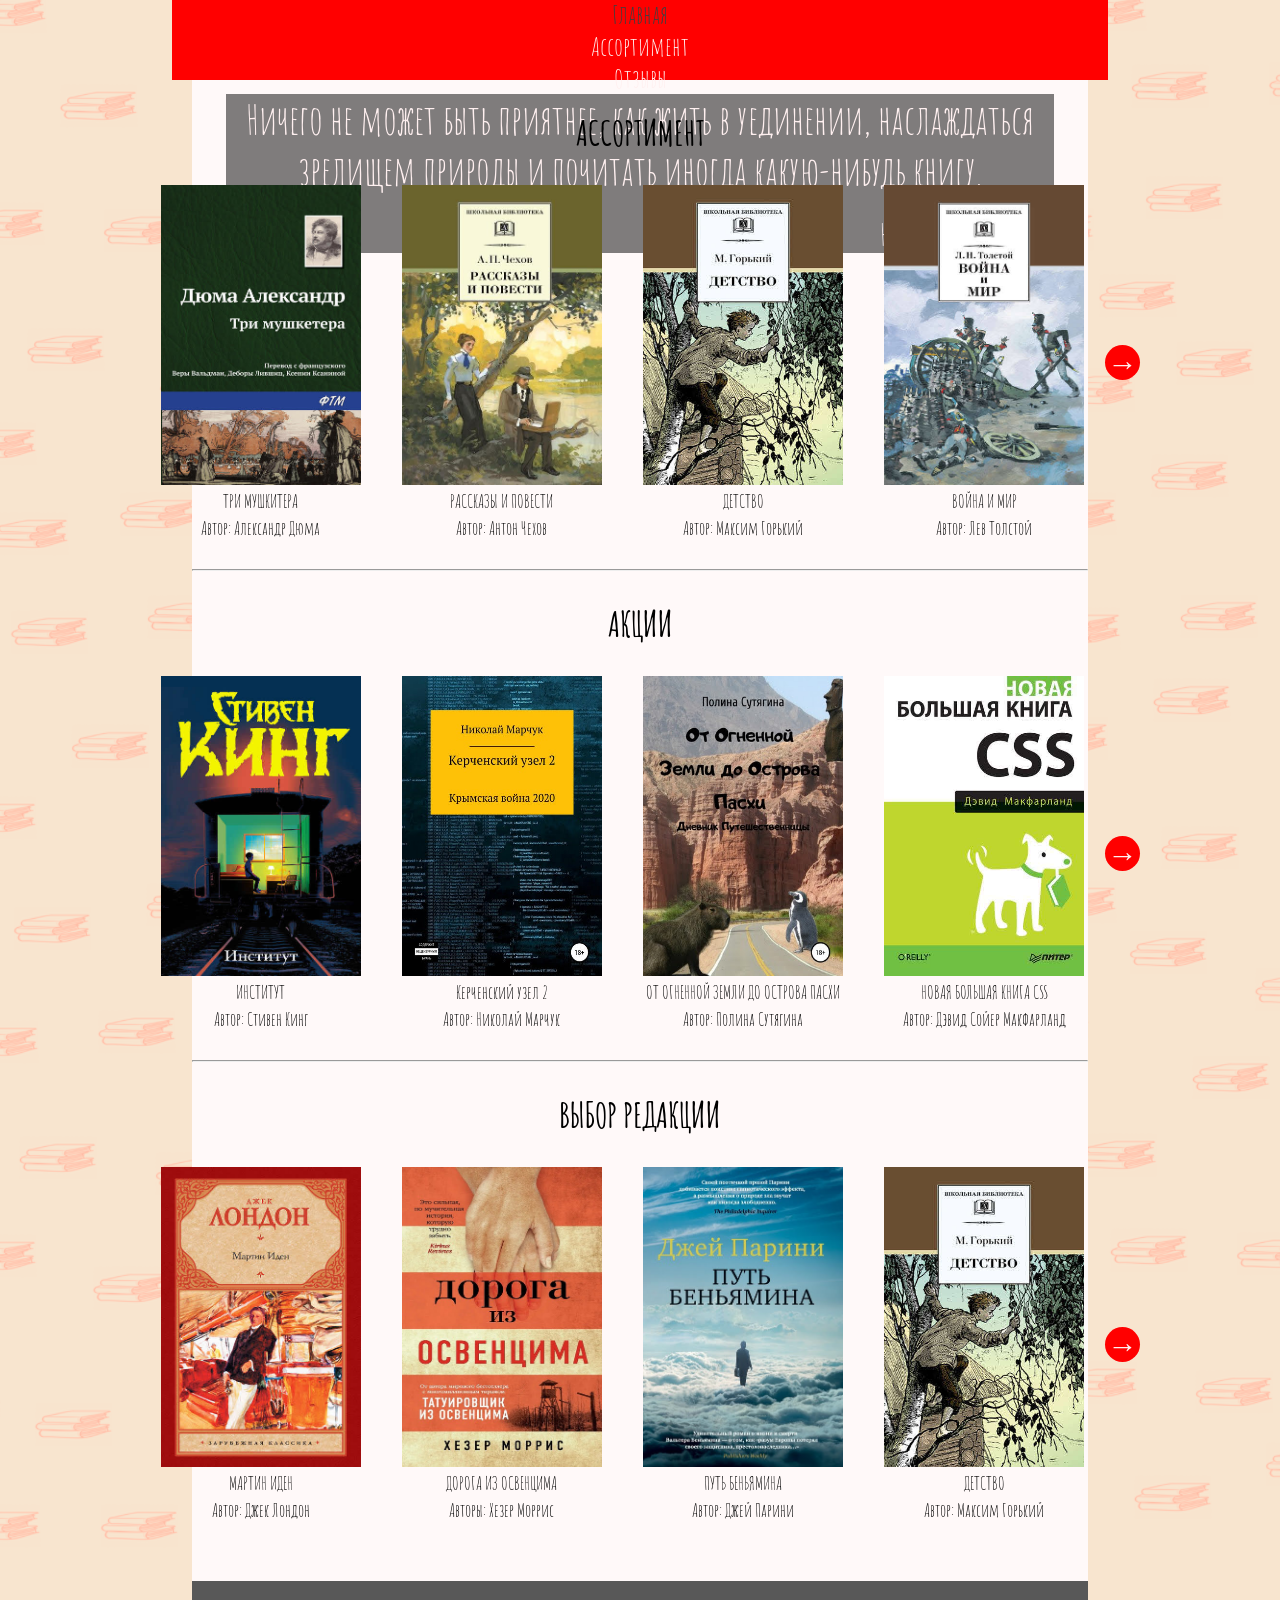
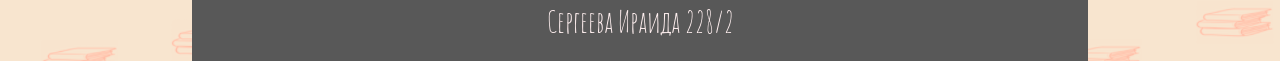
<file: src/index.html>
<!DOCTYPE html>
<html lang="RU">
  <head>
    <meta charset="utf-8" />
    <title>КНИГОЕД</title>
    <link
      href="https://fonts.googleapis.com/css2?family=Amatic+SC:wght@700&display=swap"
      rel="stylesheet"
    />
    <link rel="stylesheet" href="./style/Style_bookstore.css" type="text/css" />
  </head>
  <body>
    <header
      <div class="menu">
        <img src="./pictures/logo.png" alt="" width="75" height="75" />
        <div id="book"><a href="Bookstore.html">Книгоед</a></div>
        <div><a href="#discount">Акции!</a></div>
        <div><a href="#choice">Выбор редакции</a></div>
        <div><a href="Bookstore.html">Главная</a></div>
        <div><a href="Assortment.html">Ассортимент</a></div>
        <div><a href="Reviews.html">Отзывы</a></div>
      </div>
      <div class="greeting">
        <p>Ничего не может быть приятнее, как жить в уединении, наслаждаться</p>
        <p>зрелищем природы и почитать иногда какую-нибудь книгу.</p>
        <p id="author">Николай Гоголь</p>
      </div>
    </header>
    <main>
      <article>
        <h2>АССОРТИМЕНТ</h2>
        <div class="books">
          <div class="book">
            <img src="./pictures/DUMA.jpg" alt="" width="200" height="300" />
            <div><a>ТРИ МУШКИТЕРА</a></div>
            <div><a>Автор: Александр Дюма</a></div>
          </div>
          <div class="book">
            <img src="./pictures/CHEHOV.jpg" alt="" width="200" height="300" />
            <div><a>РАССКАЗЫ И ПОВЕСТИ</a></div>
            <div><a>Автор: Антон Чехов</a></div>
          </div>
          <div class="book">
            <img src="./pictures/GORKIY.jpg" alt="" width="200" height="300" />
            <div><a>ДЕТСТВО</a></div>
            <div><a>Автор: Максим Горький</a></div>
          </div>
          <div class="book">
            <img src="./pictures/TOLSTOY.jpg" alt="" width="200" height="300" />
            <div><a>ВОЙНА И МИР</a></div>
            <div><a>Автор: Лев Толстой</a></div>
          </div>
          <div class="bottom"><a href="Assortment.html">→</a></div>
        </div>
      </article>
      <hr />
      <article id="discount">
        <h2>АКЦИИ</h2>
        <div class="books">
          <div class="book">
            <img src="./pictures/KING.jpg" alt="" width="200" height="300" />
            <div><a>ИНСТИТУТ</a></div>
            <div><a>Автор: Стивен Кинг</a></div>
          </div>
          <div class="book">
            <img src="./pictures/MARCHUK.jpg" alt="" width="200" height="300" />
            <div><a>Керченский узел 2</a></div>
            <div><a>Автор: Николай Марчук</a></div>
          </div>
          <div class="book">
            <img
              src="./pictures/SUTYAGINA.jpg"
              alt=""
              width="200"
              height="300"
            />
            <div><a>ОТ ОГНЕННОЙ ЗЕМЛИ ДО ОСТРОВА ПАСХИ</a></div>
            <div><a>Автор: Полина Сутягина</a></div>
          </div>
          <div class="book">
            <img
              src="./pictures/MAKFARLAND.jpg"
              alt=""
              width="200"
              height="300"
            />
            <div><a>НОВАЯ БОЛЬШАЯ КНИГА CSS</a></div>
            <div><a>Автор: Дэвид Сойер Макфарланд</a></div>
          </div>
          <div class="bottom"><a>→</a></div>
        </div>
      </article>
      <hr />
      <article id="choice">
        <h2>ВЫБОР РЕДАКЦИИ</h2>
        <div class="books">
          <div class="book">
            <img src="./pictures/LONDON.jpg" alt="" width="200" height="300" />
            <div><a>МАРТИН ИДЕН</a></div>
            <div><a>Автор: Джек Лондон</a></div>
          </div>
          <div class="book">
            <img src="./pictures/MORRIS.jpg" alt="" width="200" height="300" />
            <div><a>ДОРОГА ИЗ ОСВЕНЦИМА</a></div>
            <div><a>Авторы: Хезер Моррис</a></div>
          </div>
          <div class="book">
            <img src="./pictures/PARINI.jpg" alt="" width="200" height="300" />
            <div><a>ПУТЬ БЕНЬЯМИНА</a></div>
            <div><a>Автор: Джей Парини</a></div>
          </div>
          <div class="book">
            <img src="./pictures/GORKIY.jpg" alt="" width="200" height="300" />
            <div><a>ДЕТСТВО</a></div>
            <div><a>Автор: Максим Горький</a></div>
          </div>
          <div class="bottom"><a>→</a></div>
        </div>
      </article>
    </main>
    <footer>
      <p>Сергеева Ираида 228/2</p>
    </footer>
  </body>
</html>
</file>
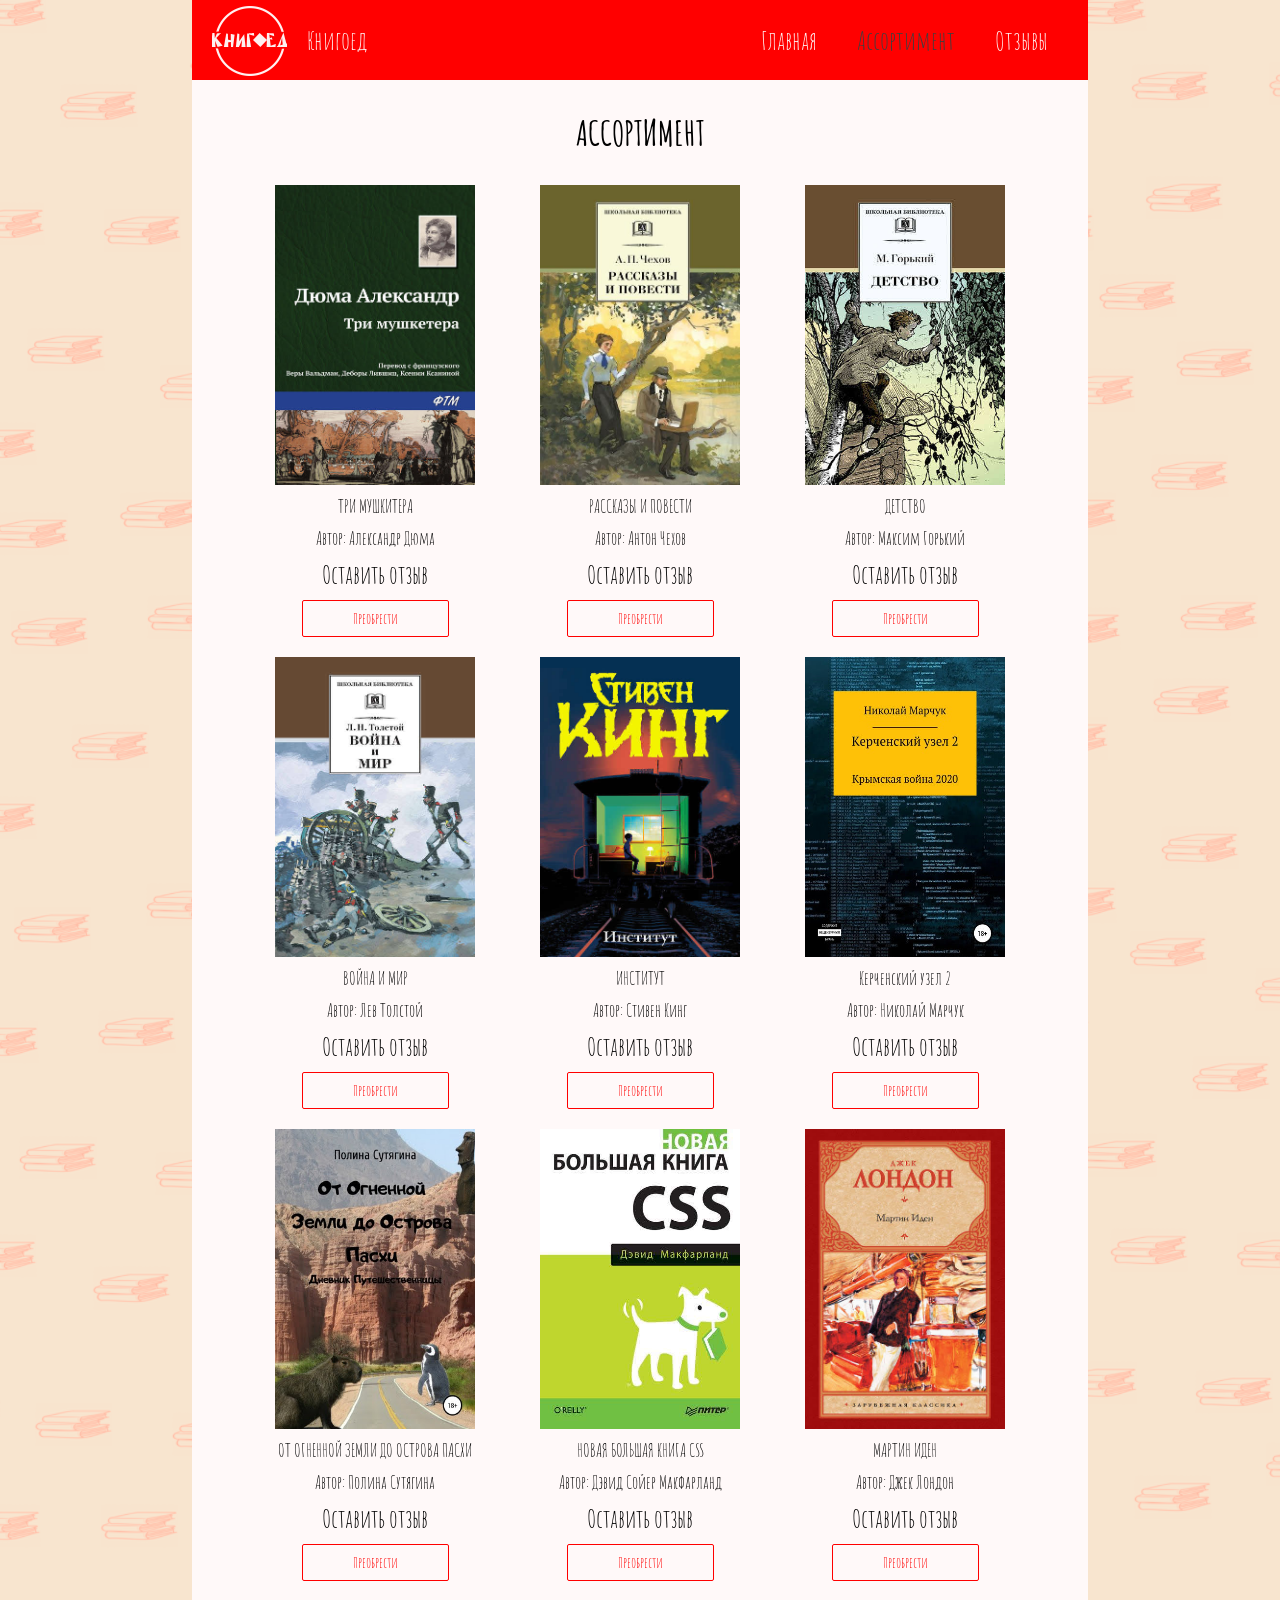
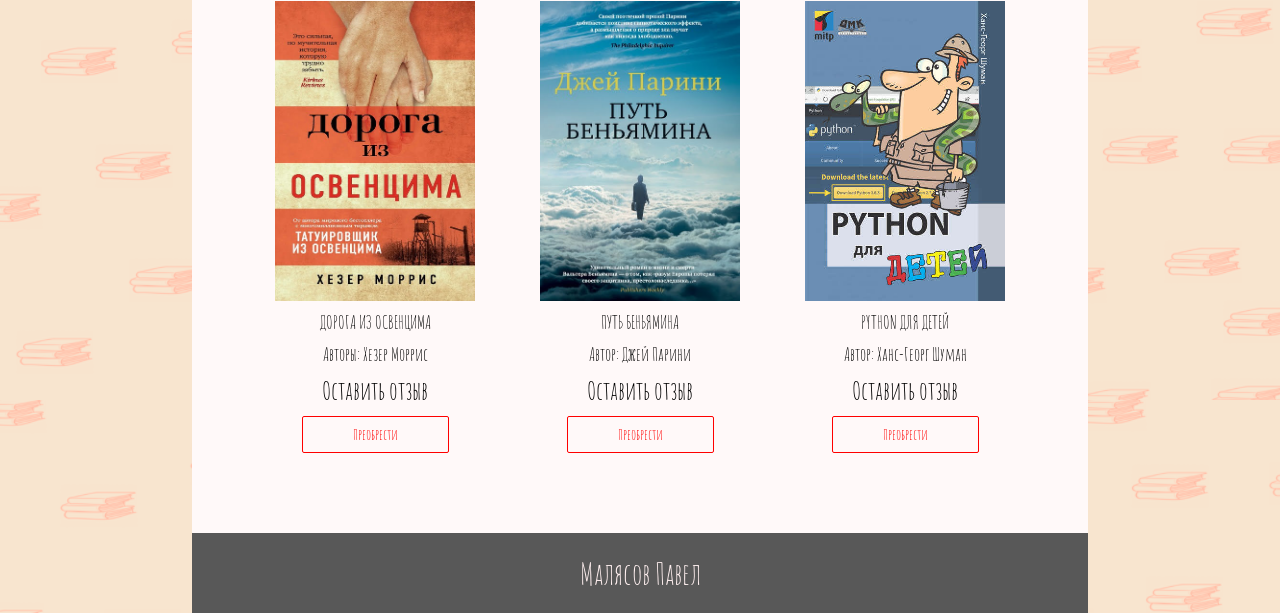
<file: Assortment.html>
<!DOCTYPE html>
<html lang="RU">
  <head>
    <meta charset="utf-8" />
    <title>Ассортимент</title>
    <link
      href="https://fonts.googleapis.com/css2?family=Amatic+SC:wght@700&display=swap"
      rel="stylesheet"
    />
    <link rel="stylesheet" href="Style_assortment.css" type="text/css" />
  </head>
  <body>
    <header>
      <div class="menu">
        <img src="./pictures/logo.png" alt="" width="75" height="75" />
        <div id="book"><a href="Bookstore.html">Книгоед</a></div>
        <div><a href="Bookstore.html">Главная</a></div>
        <div><a href="Assortment.html">Ассортимент</a></div>
        <div><a href="Reviews.html">Отзывы</a></div>
      </div>
    </header>
    <main>
      <article>
        <h2>АССОРТИМЕНТ</h2>
        <div class="books">
          <div class="book">
            <img src="./pictures/DUMA.jpg" alt="" width="200" height="300" />
            <div><a>ТРИ МУШКИТЕРА</a></div>
            <div><a>Автор: Александр Дюма</a></div>
            <div><a href="Reviews.html">Оставить отзыв</a></div>
            <button onclick="document.location='Buy.html'" type="button">
              Преобрести
            </button>
          </div>
          <div class="book">
            <img src="./pictures/CHEHOV.jpg" alt="" width="200" height="300" />
            <div><a>РАССКАЗЫ И ПОВЕСТИ</a></div>
            <div><a>Автор: Антон Чехов</a></div>
            <div><a href="Reviews.html">Оставить отзыв</a></div>
            <button type="button">Преобрести</button>
          </div>
          <div class="book">
            <img src="./pictures/GORKIY.jpg" alt="" width="200" height="300" />
            <div><a>ДЕТСТВО</a></div>
            <div><a>Автор: Максим Горький</a></div>
            <div><a href="Reviews.html">Оставить отзыв</a></div>
            <button type="button">Преобрести</button>
          </div>
          <div class="book">
            <img src="./pictures/TOLSTOY.jpg" alt="" width="200" height="300" />
            <div><a>ВОЙНА И МИР</a></div>
            <div><a>Автор: Лев Толстой</a></div>
            <div><a href="Reviews.html">Оставить отзыв</a></div>
            <button type="button">Преобрести</button>
          </div>
          <div class="book">
            <img src="./pictures/KING.jpg" alt="" width="200" height="300" />
            <div><a>ИНСТИТУТ</a></div>
            <div><a>Автор: Стивен Кинг</a></div>
            <div><a href="Reviews.html">Оставить отзыв</a></div>
            <button type="button">Преобрести</button>
          </div>
          <div class="book">
            <img src="./pictures/MARCHUK.jpg" alt="" width="200" height="300" />
            <div><a>Керченский узел 2</a></div>
            <div><a>Автор: Николай Марчук</a></div>
            <div><a href="Reviews.html">Оставить отзыв</a></div>
            <button type="button">Преобрести</button>
          </div>
          <div class="book">
            <img
              src="./pictures/SUTYAGINA.jpg"
              alt=""
              width="200"
              height="300"
            />
            <div><a>ОТ ОГНЕННОЙ ЗЕМЛИ ДО ОСТРОВА ПАСХИ</a></div>
            <div><a>Автор: Полина Сутягина</a></div>
            <div><a href="Reviews.html">Оставить отзыв</a></div>
            <button type="button">Преобрести</button>
          </div>
          <div class="book">
            <img
              src="./pictures/MAKFARLAND.jpg"
              alt=""
              width="200"
              height="300"
            />
            <div><a>НОВАЯ БОЛЬШАЯ КНИГА CSS</a></div>
            <div><a>Автор: Дэвид Сойер Макфарланд</a></div>
            <div><a href="Reviews.html">Оставить отзыв</a></div>
            <button type="button">Преобрести</button>
          </div>
          <div class="book">
            <img src="./pictures/LONDON.jpg" alt="" width="200" height="300" />
            <div><a>МАРТИН ИДЕН</a></div>
            <div><a>Автор: Джек Лондон</a></div>
            <div><a href="Reviews.html">Оставить отзыв</a></div>
            <button type="button">Преобрести</button>
          </div>
          <div class="book">
            <img src="./pictures/MORRIS.jpg" alt="" width="200" height="300" />
            <div><a>ДОРОГА ИЗ ОСВЕНЦИМА</a></div>
            <div><a>Авторы: Хезер Моррис</a></div>
            <div><a href="Reviews.html">Оставить отзыв</a></div>
            <button type="button">Преобрести</button>
          </div>
          <div class="book">
            <img src="./pictures/PARINI.jpg" alt="" width="200" height="300" />
            <div><a>ПУТЬ БЕНЬЯМИНА</a></div>
            <div><a>Автор: Джей Парини</a></div>
            <div><a href="Reviews.html">Оставить отзыв</a></div>
            <button type="button">Преобрести</button>
          </div>
          <div class="book">
            <img src="./pictures/SHUMAN.jpg" alt="" width="200" height="300" />
            <div><a>PYTHON ДЛЯ ДЕТЕЙ</a></div>
            <div><a>Автор: Ханс-Георг Шуман</a></div>
            <div><a href="Reviews.html">Оставить отзыв</a></div>
            <button type="button">Преобрести</button>
          </div>
        </div>
      </article>
    </main>
    <footer>
      <p>Малясов Павел</p>
    </footer>
  </body>
</html>
</file>
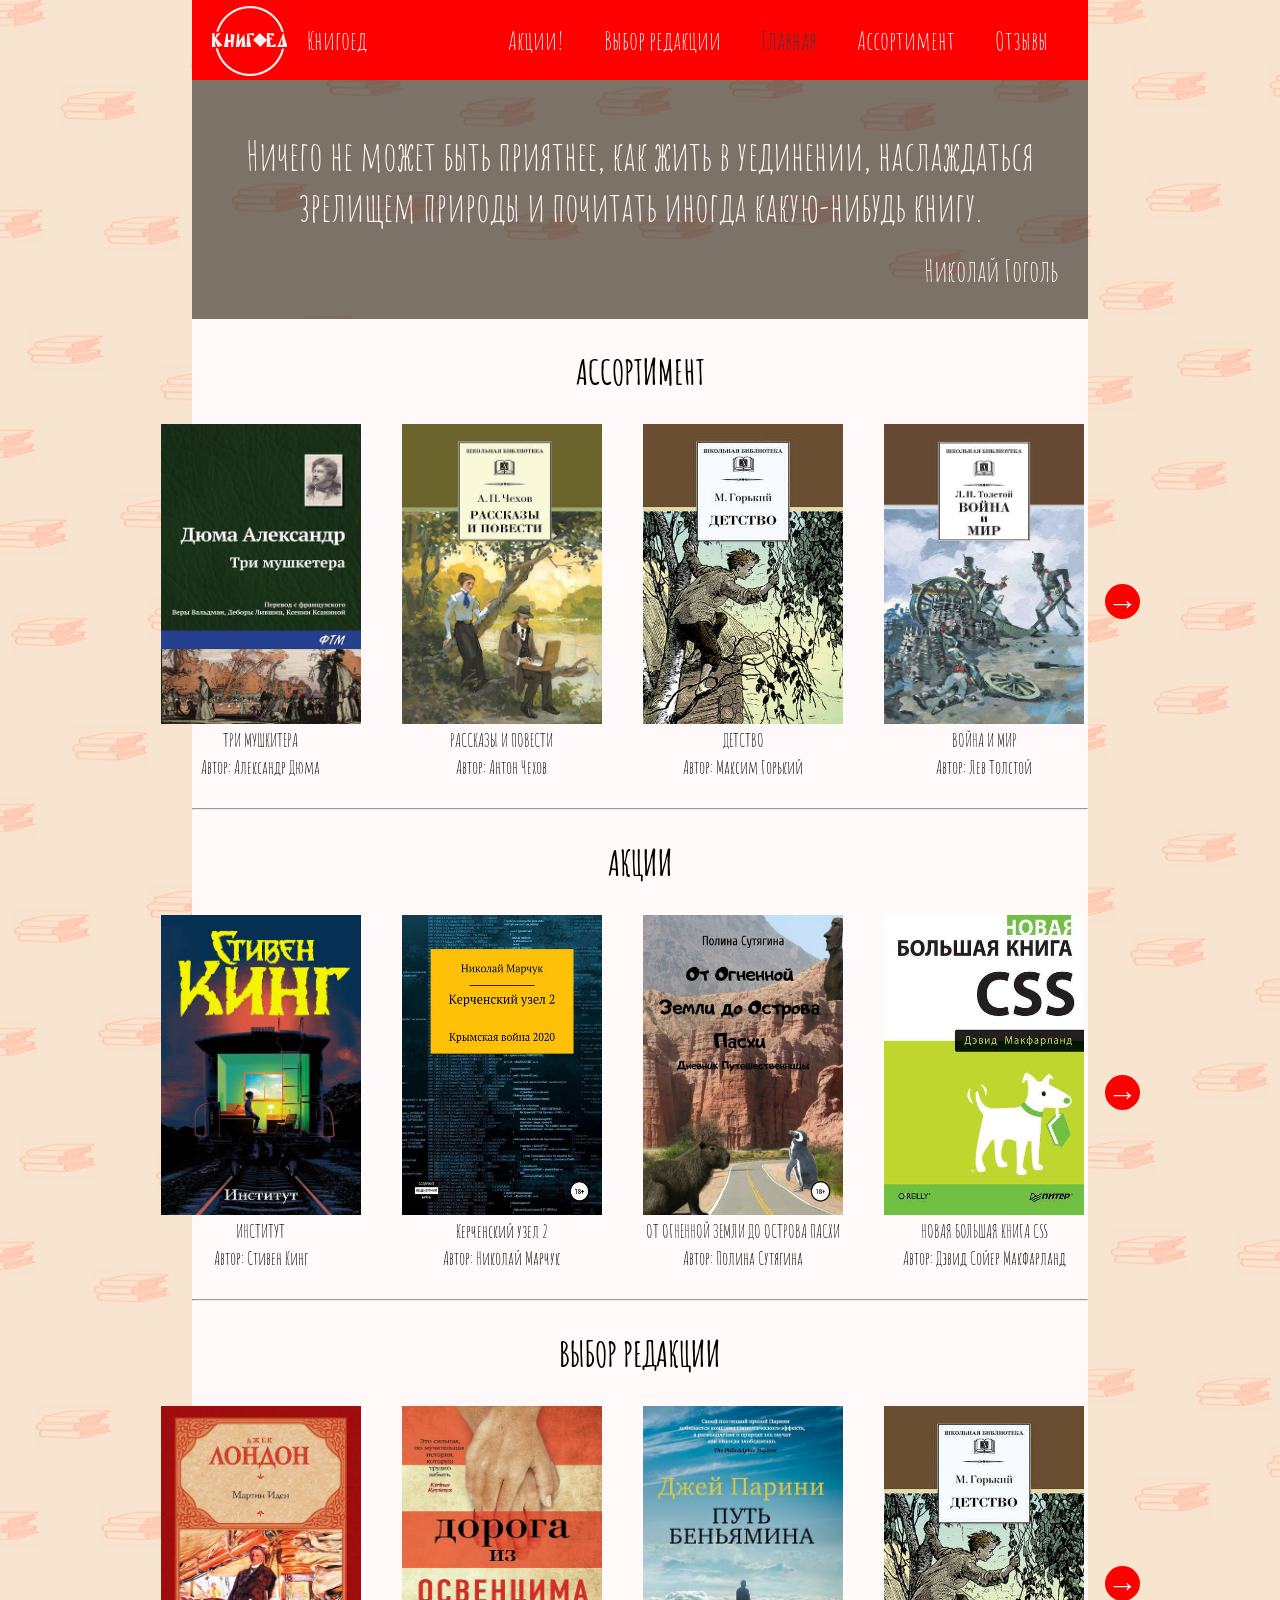
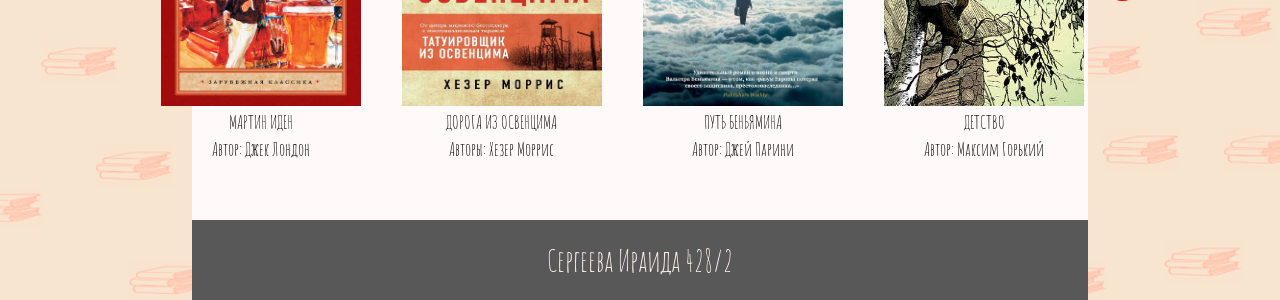
<file: Bookstore.html>
<!DOCTYPE html>
<html lang="RU">
  <head>
    <meta charset="utf-8" />
    <title>КНИГОЕД</title>
    <link
      href="https://fonts.googleapis.com/css2?family=Amatic+SC:wght@700&display=swap"
      rel="stylesheet"
    />
    <link rel="stylesheet" href="Style_bookstore.css" type="text/css" />
  </head>
  <body>
    <header>
      <div class="menu">
        <img src="./pictures/logo.png" alt="" width="75" height="75" />
        <div id="book"><a href="Bookstore.html">Книгоед</a></div>
        <div><a href="#discount">Акции!</a></div>
        <div><a href="#choice">Выбор редакции</a></div>
        <div><a href="Bookstore.html">Главная</a></div>
        <div><a href="Assortment.html">Ассортимент</a></div>
        <div><a href="Reviews.html">Отзывы</a></div>
      </div>
      <div class="greeting">
        <p>Ничего не может быть приятнее, как жить в уединении, наслаждаться</p>
        <p>зрелищем природы и почитать иногда какую-нибудь книгу.</p>
        <p id="author">Николай Гоголь</p>
      </div>
    </header>
    <main>
      <article>
        <h2>АССОРТИМЕНТ</h2>
        <div class="books">
          <div class="book">
            <img src="./pictures/DUMA.jpg" alt="" width="200" height="300" />
            <div><a>ТРИ МУШКИТЕРА</a></div>
            <div><a>Автор: Александр Дюма</a></div>
          </div>
          <div class="book">
            <img src="./pictures/CHEHOV.jpg" alt="" width="200" height="300" />
            <div><a>РАССКАЗЫ И ПОВЕСТИ</a></div>
            <div><a>Автор: Антон Чехов</a></div>
          </div>
          <div class="book">
            <img src="./pictures/GORKIY.jpg" alt="" width="200" height="300" />
            <div><a>ДЕТСТВО</a></div>
            <div><a>Автор: Максим Горький</a></div>
          </div>
          <div class="book">
            <img src="./pictures/TOLSTOY.jpg" alt="" width="200" height="300" />
            <div><a>ВОЙНА И МИР</a></div>
            <div><a>Автор: Лев Толстой</a></div>
          </div>
          <div class="bottom"><a href="Assortment.html">→</a></div>
        </div>
      </article>
      <hr />
      <article id="discount">
        <h2>АКЦИИ</h2>
        <div class="books">
          <div class="book">
            <img src="./pictures/KING.jpg" alt="" width="200" height="300" />
            <div><a>ИНСТИТУТ</a></div>
            <div><a>Автор: Стивен Кинг</a></div>
          </div>
          <div class="book">
            <img src="./pictures/MARCHUK.jpg" alt="" width="200" height="300" />
            <div><a>Керченский узел 2</a></div>
            <div><a>Автор: Николай Марчук</a></div>
          </div>
          <div class="book">
            <img
              src="./pictures/SUTYAGINA.jpg"
              alt=""
              width="200"
              height="300"
            />
            <div><a>ОТ ОГНЕННОЙ ЗЕМЛИ ДО ОСТРОВА ПАСХИ</a></div>
            <div><a>Автор: Полина Сутягина</a></div>
          </div>
          <div class="book">
            <img
              src="./pictures/MAKFARLAND.jpg"
              alt=""
              width="200"
              height="300"
            />
            <div><a>НОВАЯ БОЛЬШАЯ КНИГА CSS</a></div>
            <div><a>Автор: Дэвид Сойер Макфарланд</a></div>
          </div>
          <div class="bottom"><a>→</a></div>
        </div>
      </article>
      <hr />
      <article id="choice">
        <h2>ВЫБОР РЕДАКЦИИ</h2>
        <div class="books">
          <div class="book">
            <img src="./pictures/LONDON.jpg" alt="" width="200" height="300" />
            <div><a>МАРТИН ИДЕН</a></div>
            <div><a>Автор: Джек Лондон</a></div>
          </div>
          <div class="book">
            <img src="./pictures/MORRIS.jpg" alt="" width="200" height="300" />
            <div><a>ДОРОГА ИЗ ОСВЕНЦИМА</a></div>
            <div><a>Авторы: Хезер Моррис</a></div>
          </div>
          <div class="book">
            <img src="./pictures/PARINI.jpg" alt="" width="200" height="300" />
            <div><a>ПУТЬ БЕНЬЯМИНА</a></div>
            <div><a>Автор: Джей Парини</a></div>
          </div>
          <div class="book">
            <img src="./pictures/GORKIY.jpg" alt="" width="200" height="300" />
            <div><a>ДЕТСТВО</a></div>
            <div><a>Автор: Максим Горький</a></div>
          </div>
          <div class="bottom"><a>→</a></div>
        </div>
      </article>
    </main>
    <footer>
      <p>Сергеева Ираида 428/2</p>
    </footer>
  </body>
</html>
</file>
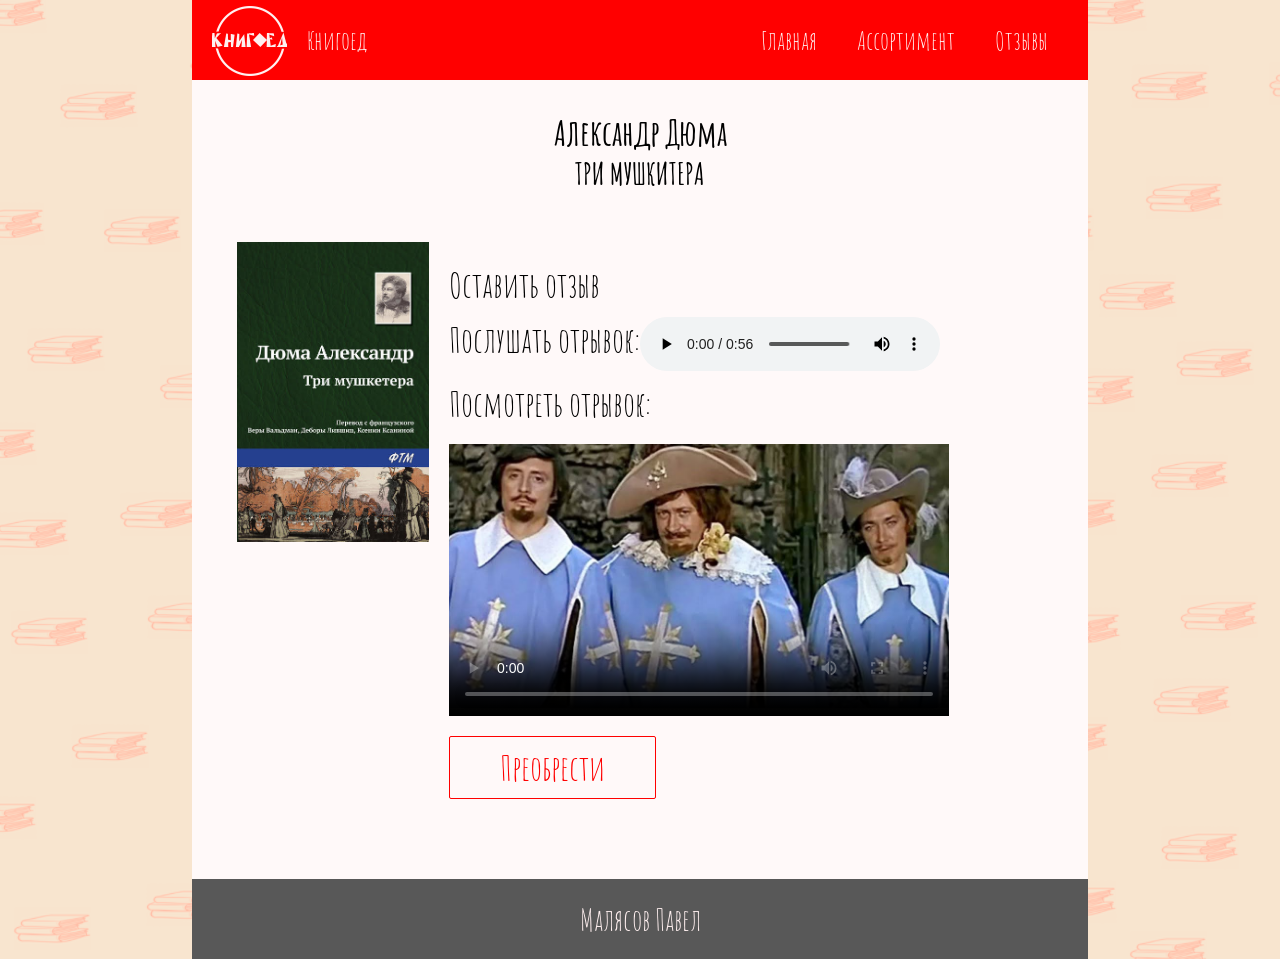
<file: Buy.html>
<!DOCTYPE html>
<html lang="RU">
  <head>
    <meta charset="utf-8" />
    <title>ТРИ МУШКИТЕРА</title>
    <link
      href="https://fonts.googleapis.com/css2?family=Amatic+SC:wght@700&display=swap"
      rel="stylesheet"
    />
    <link rel="stylesheet" href="Style_buy.css" type="text/css" />
  </head>
  <body>
    <header>
      <div class="menu">
        <img src="./pictures/logo.png" alt="" width="75" height="75" />
        <div id="book"><a href="Bookstore.html">Книгоед</a></div>
        <div><a href="Bookstore.html">Главная</a></div>
        <div><a href="Assortment.html">Ассортимент</a></div>
        <div><a href="Reviews.html">Отзывы</a></div>
      </div>
    </header>
    <main>
      <article>
        <h2>Александр Дюма</h2>
        <h3>ТРИ МУШКИТЕРА</h3>
        <div class="books">
          <div class="book">
            <img src="./pictures/DUMA.jpg" alt="" width="200" height="300" />
            <div class="about">
              <div><a href="Reviews.html">Оставить отзыв</a></div>
              <div>
                <a>Послушать отрывок:</a>
                <audio controls>
                  <source src="content/sampleb.mp3" type="audio/mpeg" />
                  <a href="content/sampleb.mp3">Скачайте музыку</a>.
                </audio>
              </div>
              <div><a href="Reviews.html">Посмотреть отрывок:</a></div>
              <video
                width="500"
                height="280"
                controls="controls"
                poster="content/mush-pre2121424.jpg"
              >
                <source
                  src="content/TTM13_trailer.mp4"
                  type='video/mp4; codecs="avc1.42E01E,mp4a.40.2"'
                />
                <a href="content/TTM13_trailer.mp4">Скачайте видео</a>.
              </video>
              <button type="button">Преобрести</button>
            </div>
          </div>
        </div>
      </article>
    </main>
    <footer>
      <p>Малясов Павел</p>
    </footer>
  </body>
</html>
</file>
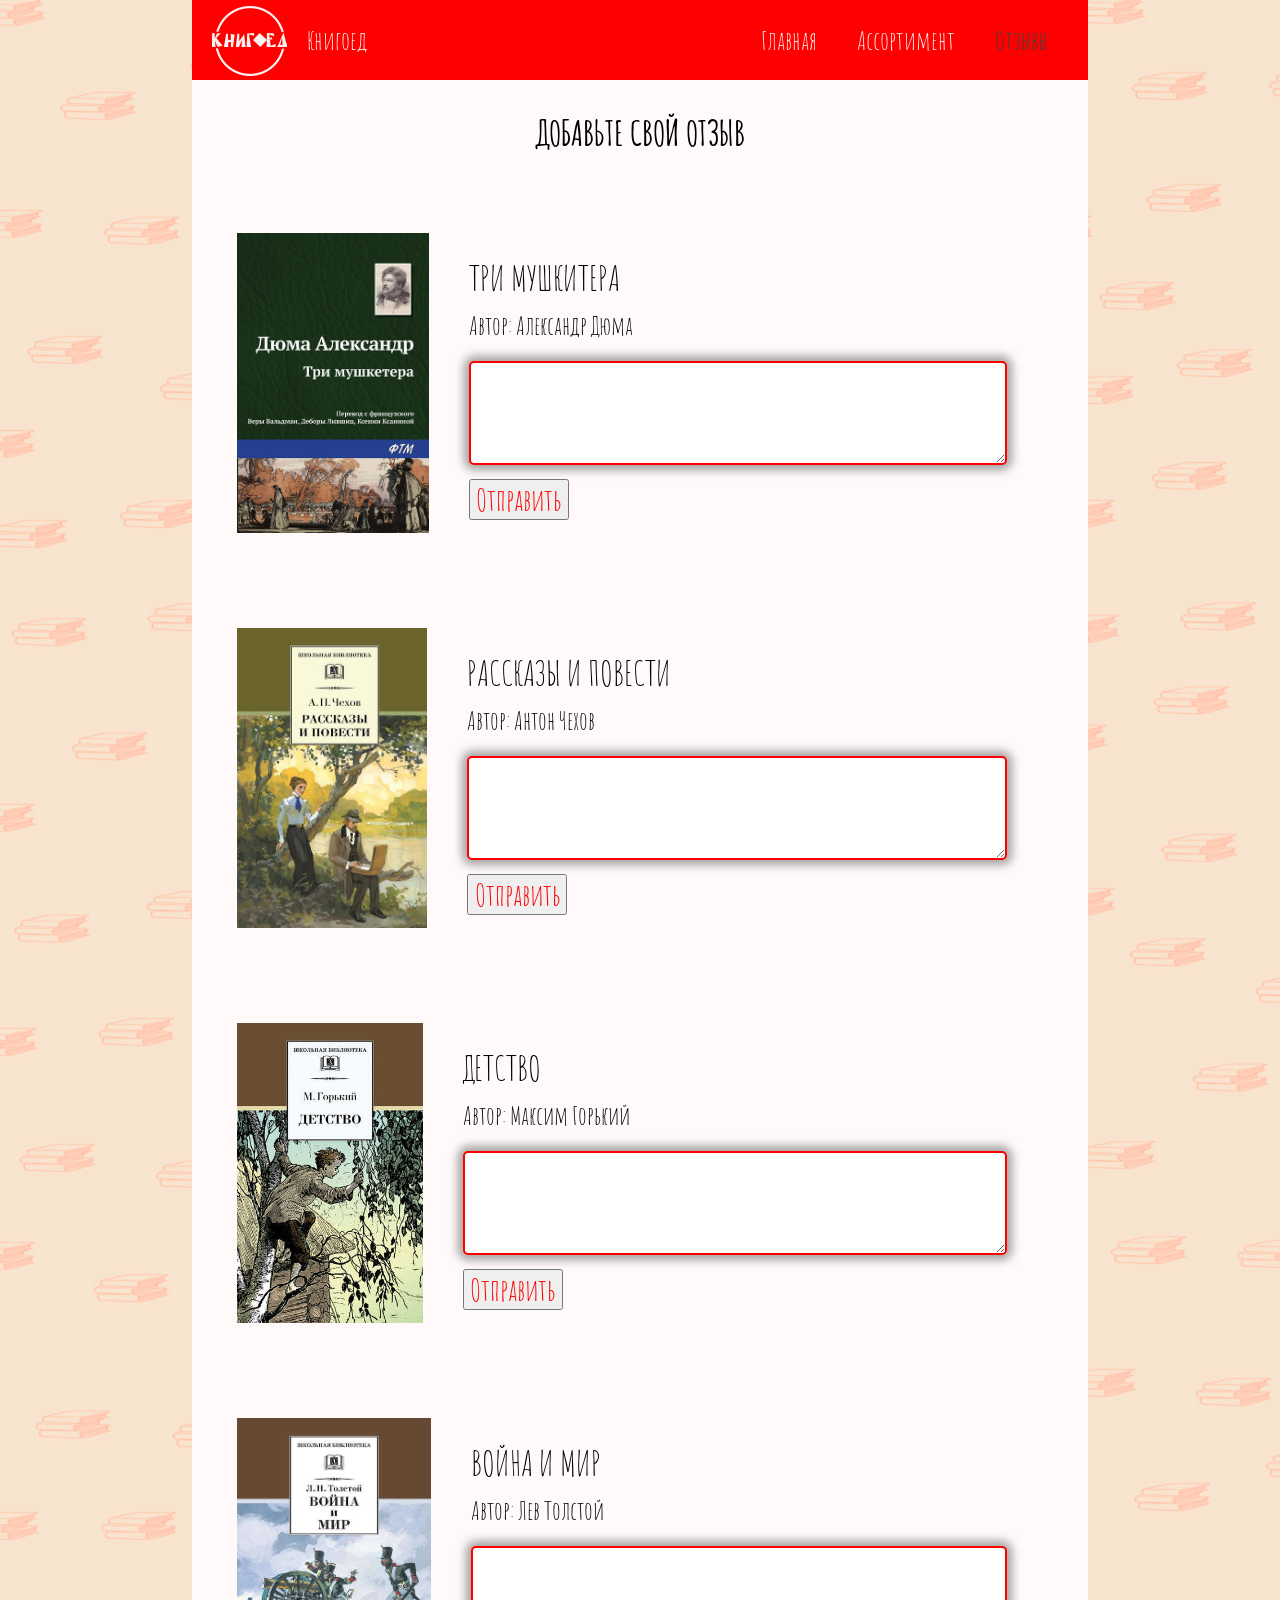
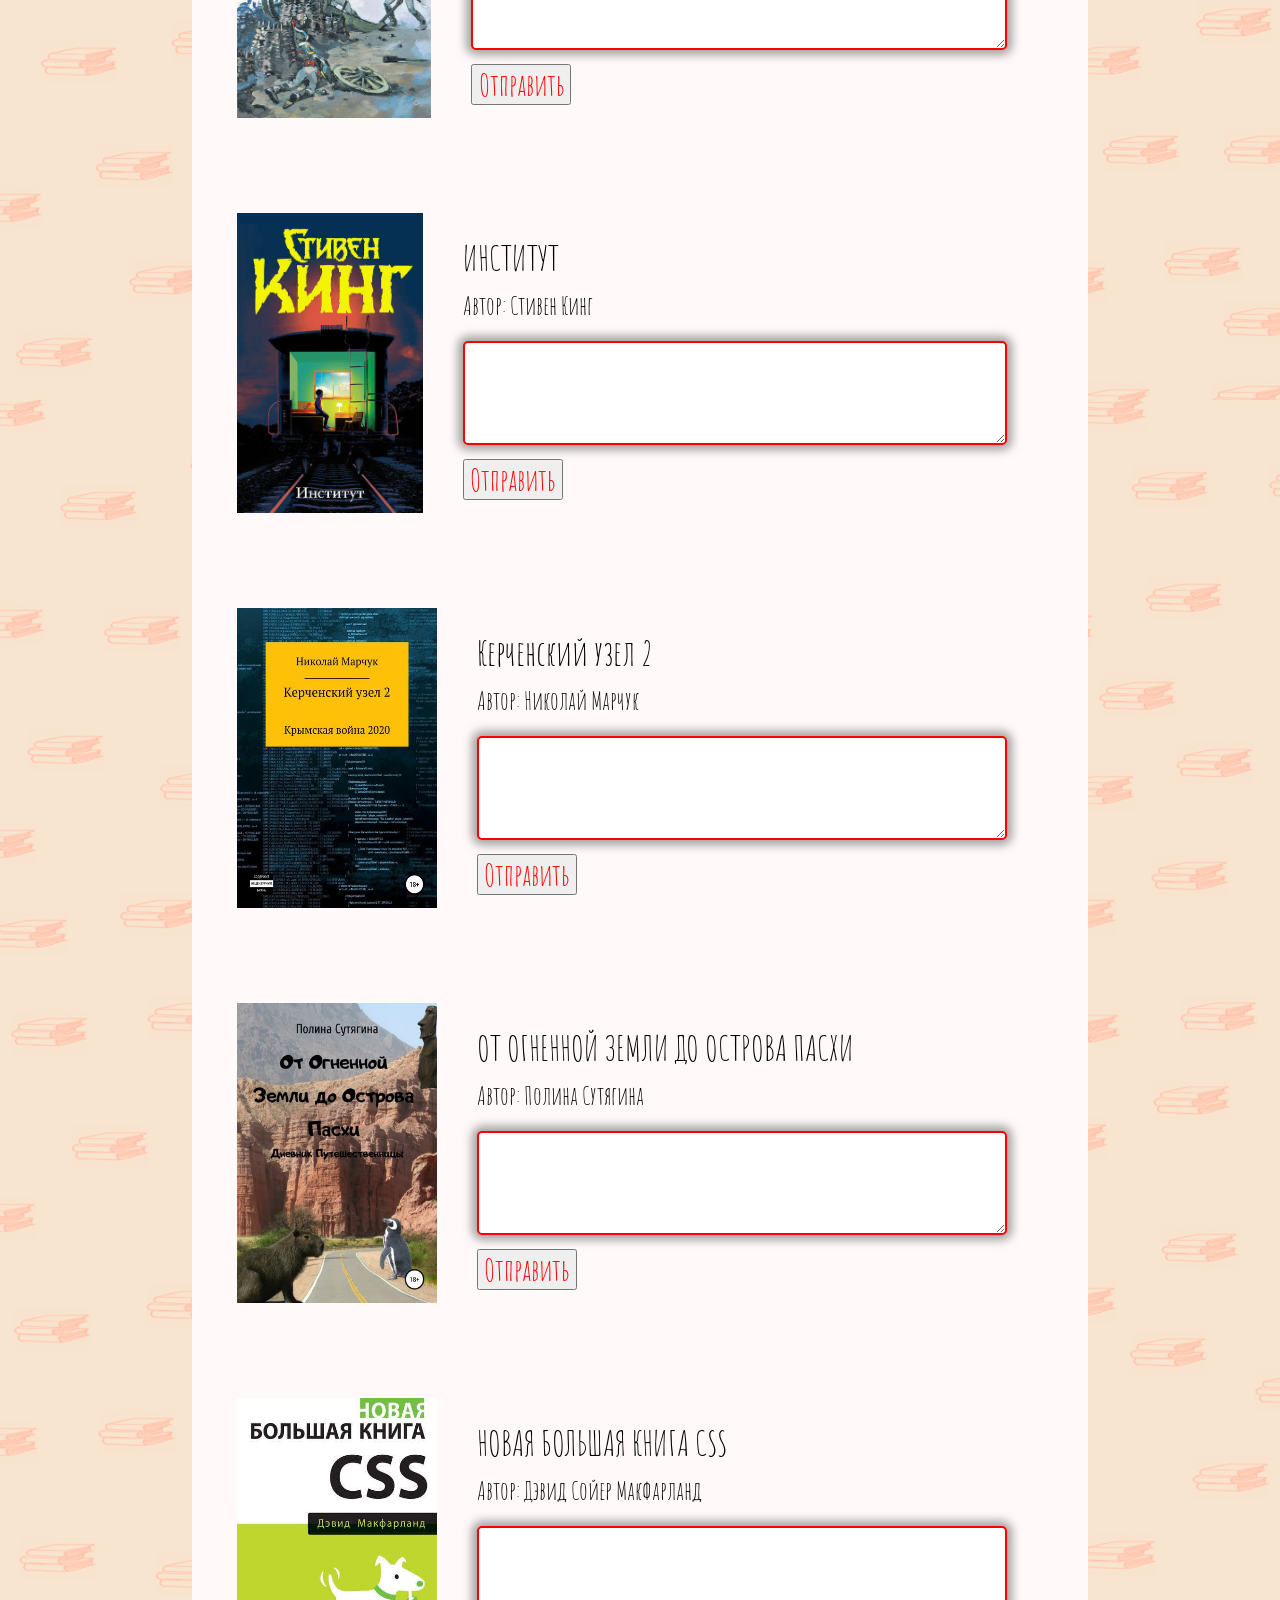
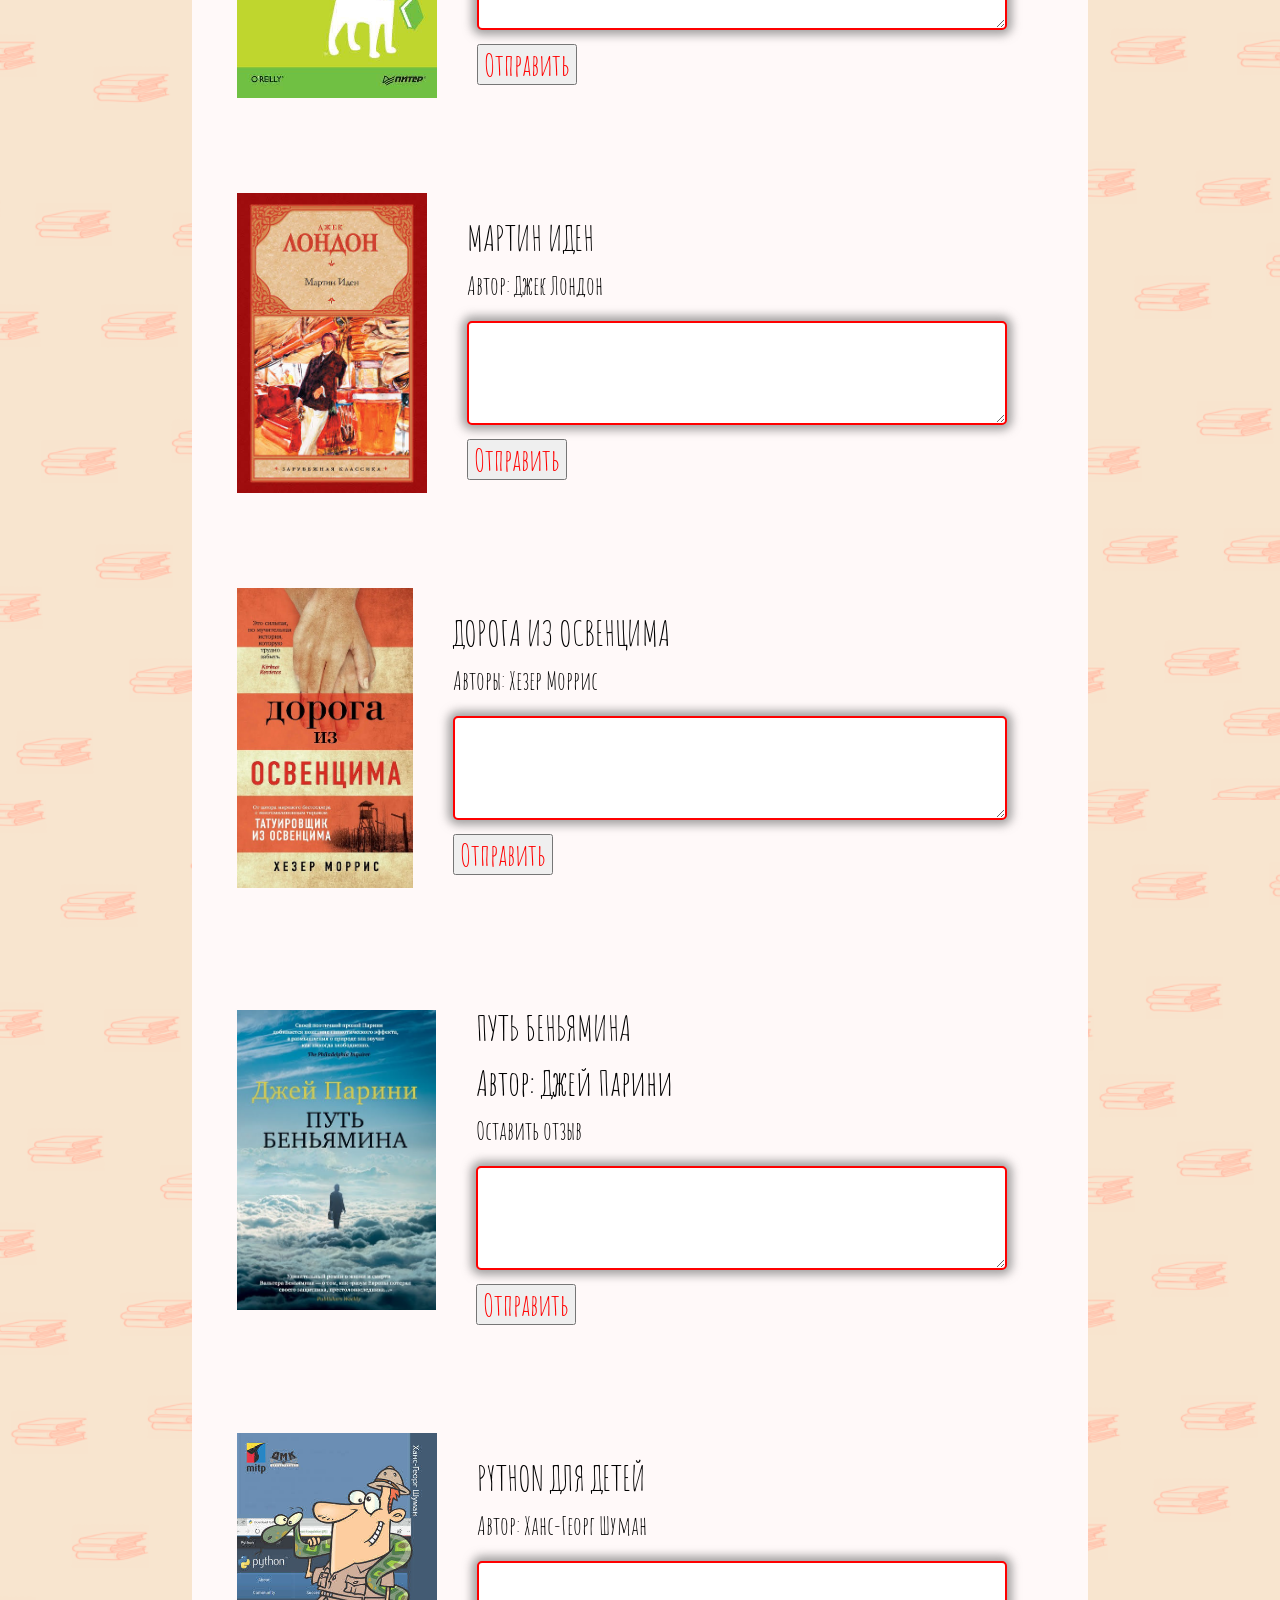
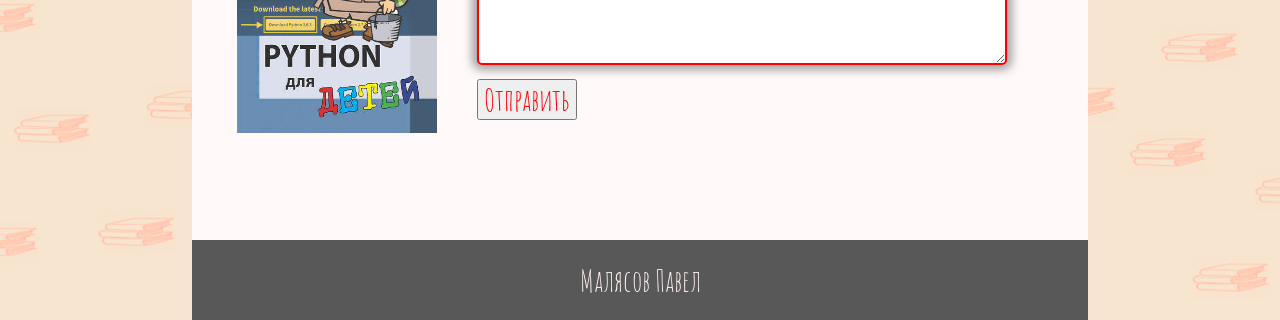
<file: Reviews.html>
<!DOCTYPE html>
<html lang="RU">
  <head>
    <meta charset="utf-8" />
    <title>Отзывы</title>
    <link
      href="https://fonts.googleapis.com/css2?family=Amatic+SC:wght@700&display=swap"
      rel="stylesheet"
    />
    <link rel="stylesheet" href="Style_reviews.css" type="text/css" />
  </head>
  <body>
    <header>
      <div class="menu">
        <img src="./pictures/logo.png" alt="" width="75" height="75" />
        <div id="book"><a href="Bookstore.html">Книгоед</a></div>
        <div><a href="Bookstore.html">Главная</a></div>
        <div><a href="Assortment.html">Ассортимент</a></div>
        <div><a href="Reviews.html">Отзывы</a></div>
      </div>
    </header>
    <main>
      <article>
        <h2>ДОБАВЬТЕ СВОЙ ОТЗЫВ</h2>
        <div class="books">
          <div class="book">
            <img src="./pictures/DUMA.jpg" alt="" width="200" height="300" />
            <form class="subform" method="post">
              <div><a>ТРИ МУШКИТЕРА</a></div>
              <div><a>Автор: Александр Дюма</a></div>
              <p>
                <textarea name="feedback1" rows="40" id="feedback1"></textarea>
              </p>
              <p>
                <input type="submit" value="Отправить" />
              </p>
            </form>
          </div>
          <div class="book">
            <img src="./pictures/CHEHOV.jpg" alt="" width="200" height="300" />
            <form class="subform" method="post">
              <div><a>РАССКАЗЫ И ПОВЕСТИ</a></div>
              <div><a>Автор: Антон Чехов</a></div>
              <p>
                <textarea name="feedback2" rows="40" id="feedback2"></textarea>
              </p>
              <p>
                <input type="submit" value="Отправить" />
              </p>
            </form>
          </div>
          <div class="book">
            <img src="./pictures/GORKIY.jpg" alt="" width="200" height="300" />
            <form class="subform" method="post">
              <div><a>ДЕТСТВО</a></div>
              <div><a>Автор: Максим Горький</a></div>
              <p>
                <textarea name="feedback3" rows="40" id="feedback3"></textarea>
              </p>
              <p>
                <input type="submit" value="Отправить" />
              </p>
            </form>
          </div>
          <div class="book">
            <img src="./pictures/TOLSTOY.jpg" alt="" width="200" height="300" />
            <form class="subform" method="post">
              <div><a>ВОЙНА И МИР</a></div>
              <div><a>Автор: Лев Толстой</a></div>
              <p>
                <textarea name="feedback4" rows="40" id="feedback4"></textarea>
              </p>
              <p>
                <input type="submit" value="Отправить" />
              </p>
            </form>
          </div>
          <div class="book">
            <img src="./pictures/KING.jpg" alt="" width="200" height="300" />
            <form class="subform" method="post">
              <div><a>ИНСТИТУТ</a></div>
              <div><a>Автор: Стивен Кинг</a></div>
              <p>
                <textarea name="feedback5" rows="40" id="feedback5"></textarea>
              </p>
              <p>
                <input type="submit" value="Отправить" />
              </p>
            </form>
          </div>
          <div class="book">
            <img src="./pictures/MARCHUK.jpg" alt="" width="200" height="300" />
            <form class="subform" method="post">
              <div><a>Керченский узел 2</a></div>
              <div><a>Автор: Николай Марчук</a></div>
              <p>
                <textarea name="feedback6" rows="40" id="feedback6"></textarea>
              </p>
              <p>
                <input type="submit" value="Отправить" />
              </p>
            </form>
          </div>
          <div class="book">
            <img
              src="./pictures/SUTYAGINA.jpg"
              alt=""
              width="200"
              height="300"
            />
            <form class="subform" method="post">
              <div><a>ОТ ОГНЕННОЙ ЗЕМЛИ ДО ОСТРОВА ПАСХИ</a></div>
              <div><a>Автор: Полина Сутягина</a></div>
              <p>
                <textarea name="feedback7" rows="40" id="feedback7"></textarea>
              </p>
              <p>
                <input type="submit" value="Отправить" />
              </p>
            </form>
          </div>
          <div class="book">
            <img
              src="./pictures/MAKFARLAND.jpg"
              alt=""
              width="200"
              height="300"
            />
            <form class="subform" method="post">
              <div><a>НОВАЯ БОЛЬШАЯ КНИГА CSS</a></div>
              <div><a>Автор: Дэвид Сойер Макфарланд</a></div>
              <p>
                <textarea name="feedback8" rows="40" id="feedback8"></textarea>
              </p>
              <p>
                <input type="submit" value="Отправить" />
              </p>
            </form>
          </div>
          <div class="book">
            <img src="./pictures/LONDON.jpg" alt="" width="200" height="300" />
            <form class="subform" method="post">
              <div><a>МАРТИН ИДЕН</a></div>
              <div><a>Автор: Джек Лондон</a></div>
              <p>
                <textarea name="feedback9" rows="40" id="feedback9"></textarea>
              </p>
              <p>
                <input type="submit" value="Отправить" />
              </p>
            </form>
          </div>
          <div class="book">
            <img src="./pictures/MORRIS.jpg" alt="" width="200" height="300" />
            <form class="subform" method="post">
              <div><a>ДОРОГА ИЗ ОСВЕНЦИМА</a></div>
              <div><a>Авторы: Хезер Моррис</a></div>
              <p>
                <textarea
                  name="feedback10"
                  rows="40"
                  id="feedback10"
                ></textarea>
              </p>
              <p>
                <input type="submit" value="Отправить" />
              </p>
            </form>
          </div>
          <div class="book">
            <img src="./pictures/PARINI.jpg" alt="" width="200" height="300" />
            <form class="subform" method="post">
              <div><a>ПУТЬ БЕНЬЯМИНА</a></div>
              <div><a>Автор: Джей Парини</a></div>
              <div><a>Оставить отзыв</a></div>
              <p>
                <textarea
                  name="feedback11"
                  rows="40"
                  id="feedback11"
                ></textarea>
              </p>
              <p>
                <input type="submit" value="Отправить" />
              </p>
            </form>
          </div>
          <div class="book">
            <img src="./pictures/SHUMAN.jpg" alt="" width="200" height="300" />
            <form class="subform" method="post">
              <div><a>PYTHON ДЛЯ ДЕТЕЙ</a></div>
              <div><a>Автор: Ханс-Георг Шуман</a></div>
              <p>
                <textarea
                  name="feedback12"
                  rows="40"
                  id="feedback12"
                ></textarea>
              </p>
              <p>
                <input type="submit" value="Отправить" />
              </p>
            </form>
          </div>
        </div>
      </article>
    </main>
    <footer>
      <p>Малясов Павел</p>
    </footer>
  </body>
</html>
</file>
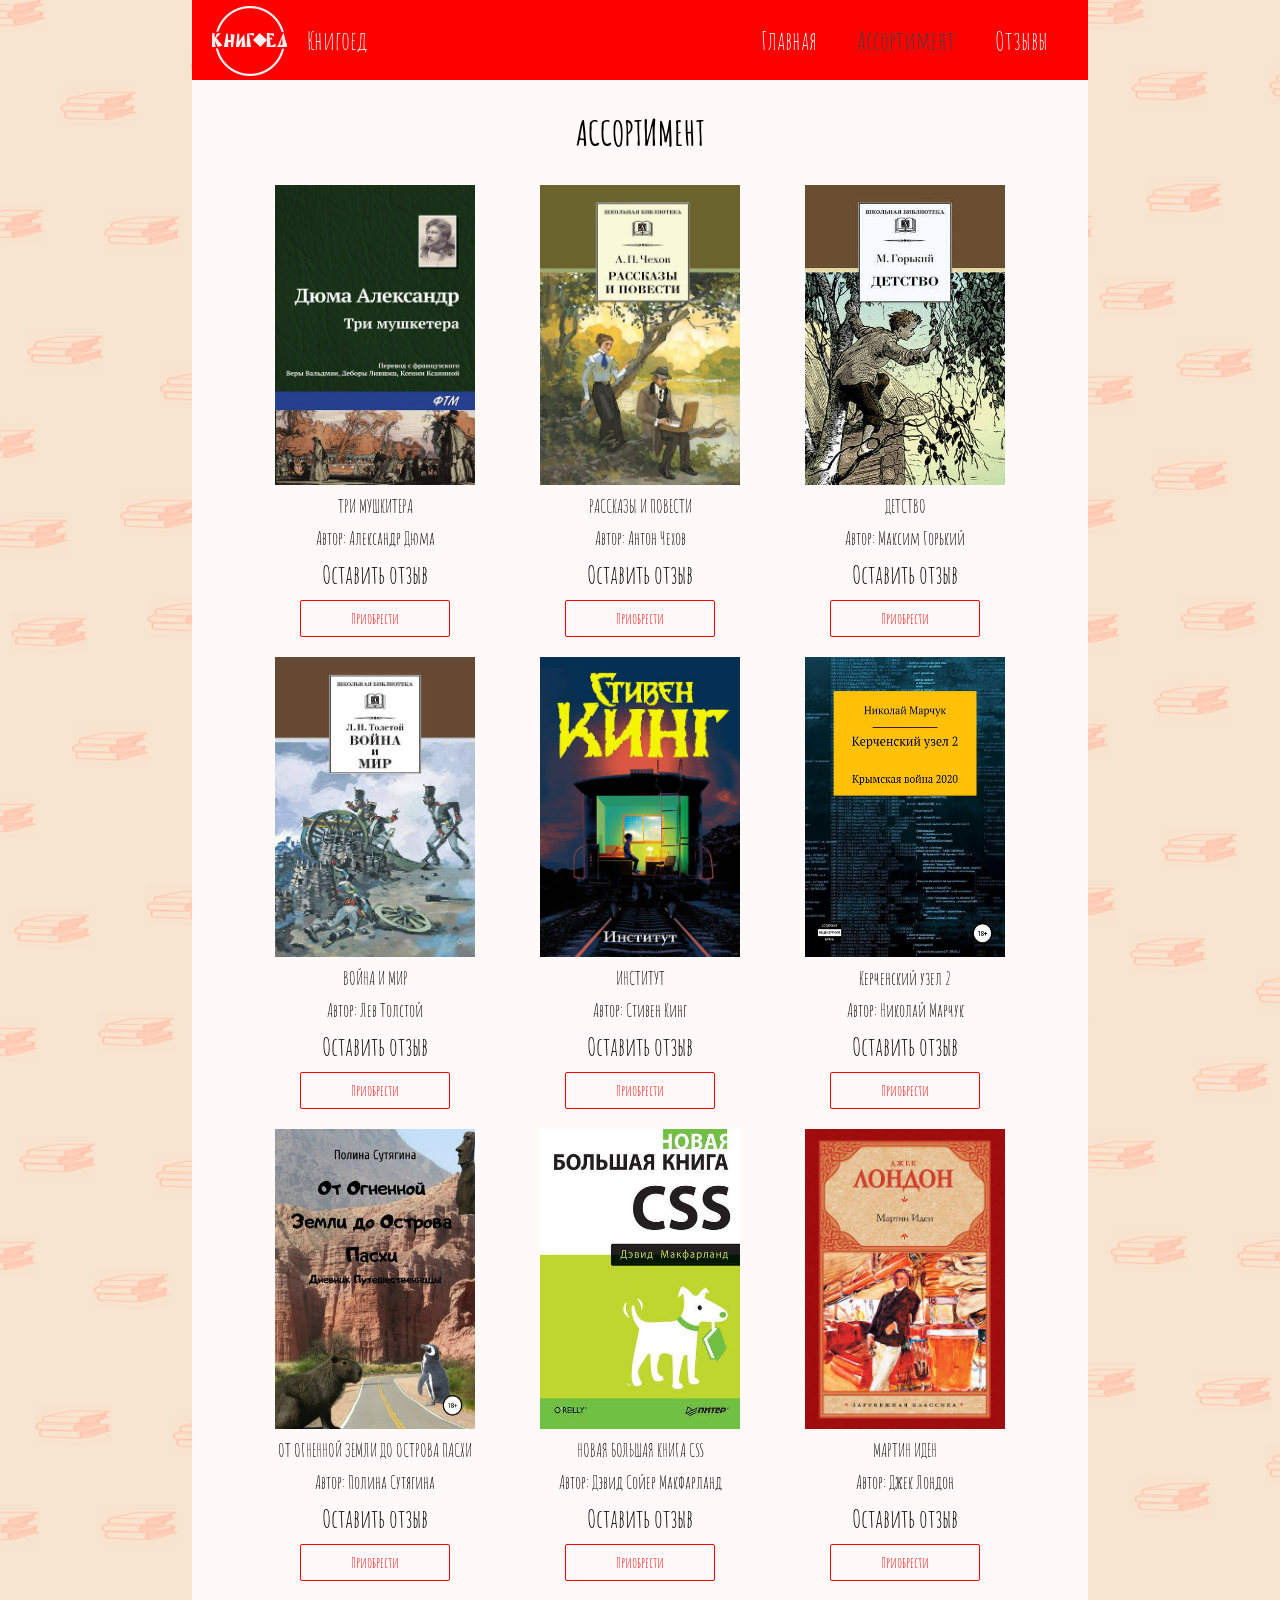
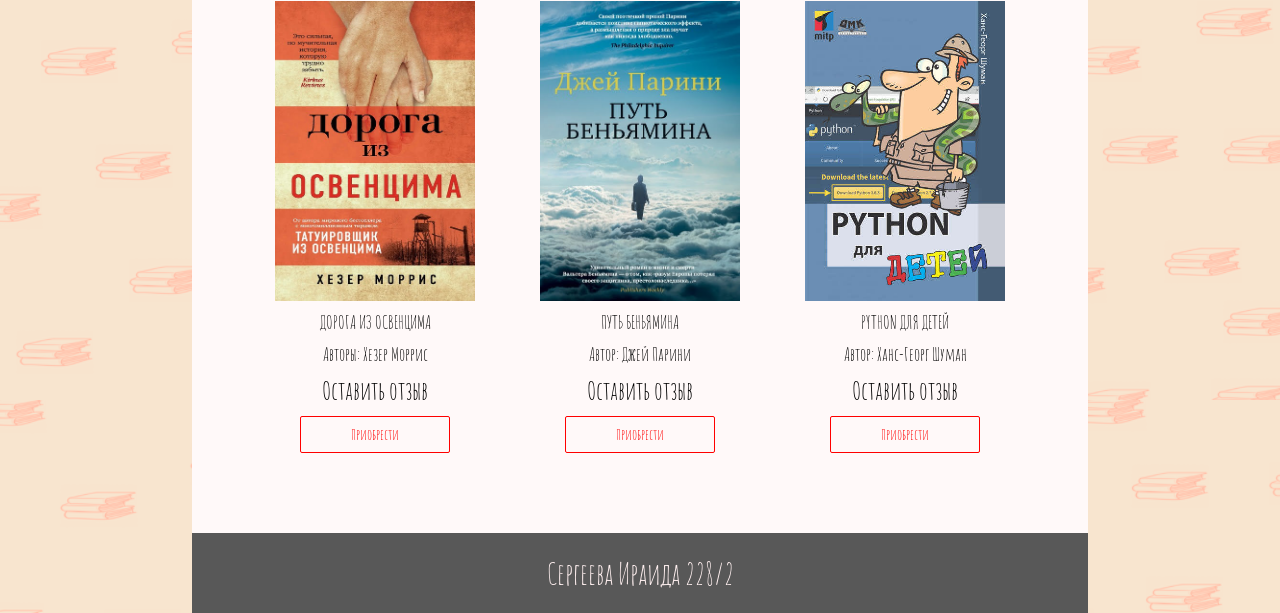
<file: src/Assortment.html>
<!DOCTYPE html>
<html lang="RU">
  <head>
    <meta charset="utf-8" />
    <title>Ассортимент</title>
    <link
      href="https://fonts.googleapis.com/css2?family=Amatic+SC:wght@700&display=swap"
      rel="stylesheet"
    />
    <link rel="stylesheet" href="./style/Style_assortment.css" type="text/css" />
  </head>
  <body>
    <header>
      <div class="menu">
        <img src="./pictures/logo.png" alt="" width="75" height="75" />
        <div id="book"><a href="Bookstore.html">Книгоед</a></div>
        <div><a href="Bookstore.html">Главная</a></div>
        <div><a href="Assortment.html">Ассортимент</a></div>
        <div><a href="Reviews.html">Отзывы</a></div>
      </div>
    </header>
    <main>
      <article>
        <h2>АССОРТИМЕНТ</h2>
        <div class="books">
          <div class="book">
            <img src="./pictures/DUMA.jpg" alt="" width="200" height="300" />
            <div><a>ТРИ МУШКИТЕРА</a></div>
            <div><a>Автор: Александр Дюма</a></div>
            <div><a href="Reviews.html">Оставить отзыв</a></div>
            <button onclick="document.location='Buy.html'" type="button">
              Приобрести
            </button>
          </div>
          <div class="book">
            <img src="./pictures/CHEHOV.jpg" alt="" width="200" height="300" />
            <div><a>РАССКАЗЫ И ПОВЕСТИ</a></div>
            <div><a>Автор: Антон Чехов</a></div>
            <div><a href="Reviews.html">Оставить отзыв</a></div>
            <button type="button">Приобрести</button>
          </div>
          <div class="book">
            <img src="./pictures/GORKIY.jpg" alt="" width="200" height="300" />
            <div><a>ДЕТСТВО</a></div>
            <div><a>Автор: Максим Горький</a></div>
            <div><a href="Reviews.html">Оставить отзыв</a></div>
            <button type="button">Приобрести</button>
          </div>
          <div class="book">
            <img src="./pictures/TOLSTOY.jpg" alt="" width="200" height="300" />
            <div><a>ВОЙНА И МИР</a></div>
            <div><a>Автор: Лев Толстой</a></div>
            <div><a href="Reviews.html">Оставить отзыв</a></div>
            <button type="button">Приобрести</button>
          </div>
          <div class="book">
            <img src="./pictures/KING.jpg" alt="" width="200" height="300" />
            <div><a>ИНСТИТУТ</a></div>
            <div><a>Автор: Стивен Кинг</a></div>
            <div><a href="Reviews.html">Оставить отзыв</a></div>
            <button type="button">Приобрести</button>
          </div>
          <div class="book">
            <img src="./pictures/MARCHUK.jpg" alt="" width="200" height="300" />
            <div><a>Керченский узел 2</a></div>
            <div><a>Автор: Николай Марчук</a></div>
            <div><a href="Reviews.html">Оставить отзыв</a></div>
            <button type="button">Приобрести</button>
          </div>
          <div class="book">
            <img
              src="./pictures/SUTYAGINA.jpg"
              alt=""
              width="200"
              height="300"
            />
            <div><a>ОТ ОГНЕННОЙ ЗЕМЛИ ДО ОСТРОВА ПАСХИ</a></div>
            <div><a>Автор: Полина Сутягина</a></div>
            <div><a href="Reviews.html">Оставить отзыв</a></div>
            <button type="button">Приобрести</button>
          </div>
          <div class="book">
            <img
              src="./pictures/MAKFARLAND.jpg"
              alt=""
              width="200"
              height="300"
            />
            <div><a>НОВАЯ БОЛЬШАЯ КНИГА CSS</a></div>
            <div><a>Автор: Дэвид Сойер Макфарланд</a></div>
            <div><a href="Reviews.html">Оставить отзыв</a></div>
            <button type="button">Приобрести</button>
          </div>
          <div class="book">
            <img src="./pictures/LONDON.jpg" alt="" width="200" height="300" />
            <div><a>МАРТИН ИДЕН</a></div>
            <div><a>Автор: Джек Лондон</a></div>
            <div><a href="Reviews.html">Оставить отзыв</a></div>
            <button type="button">Приобрести</button>
          </div>
          <div class="book">
            <img src="./pictures/MORRIS.jpg" alt="" width="200" height="300" />
            <div><a>ДОРОГА ИЗ ОСВЕНЦИМА</a></div>
            <div><a>Авторы: Хезер Моррис</a></div>
            <div><a href="Reviews.html">Оставить отзыв</a></div>
            <button type="button">Приобрести</button>
          </div>
          <div class="book">
            <img src="./pictures/PARINI.jpg" alt="" width="200" height="300" />
            <div><a>ПУТЬ БЕНЬЯМИНА</a></div>
            <div><a>Автор: Джей Парини</a></div>
            <div><a href="Reviews.html">Оставить отзыв</a></div>
            <button type="button">Приобрести</button>
          </div>
          <div class="book">
            <img src="./pictures/SHUMAN.jpg" alt="" width="200" height="300" />
            <div><a>PYTHON ДЛЯ ДЕТЕЙ</a></div>
            <div><a>Автор: Ханс-Георг Шуман</a></div>
            <div><a href="Reviews.html">Оставить отзыв</a></div>
            <button type="button">Приобрести</button>
          </div>
        </div>
      </article>
    </main>
    <footer>
      <p>Сергеева Ираида 228/2</p>
    </footer>
  </body>
</html>
</file>
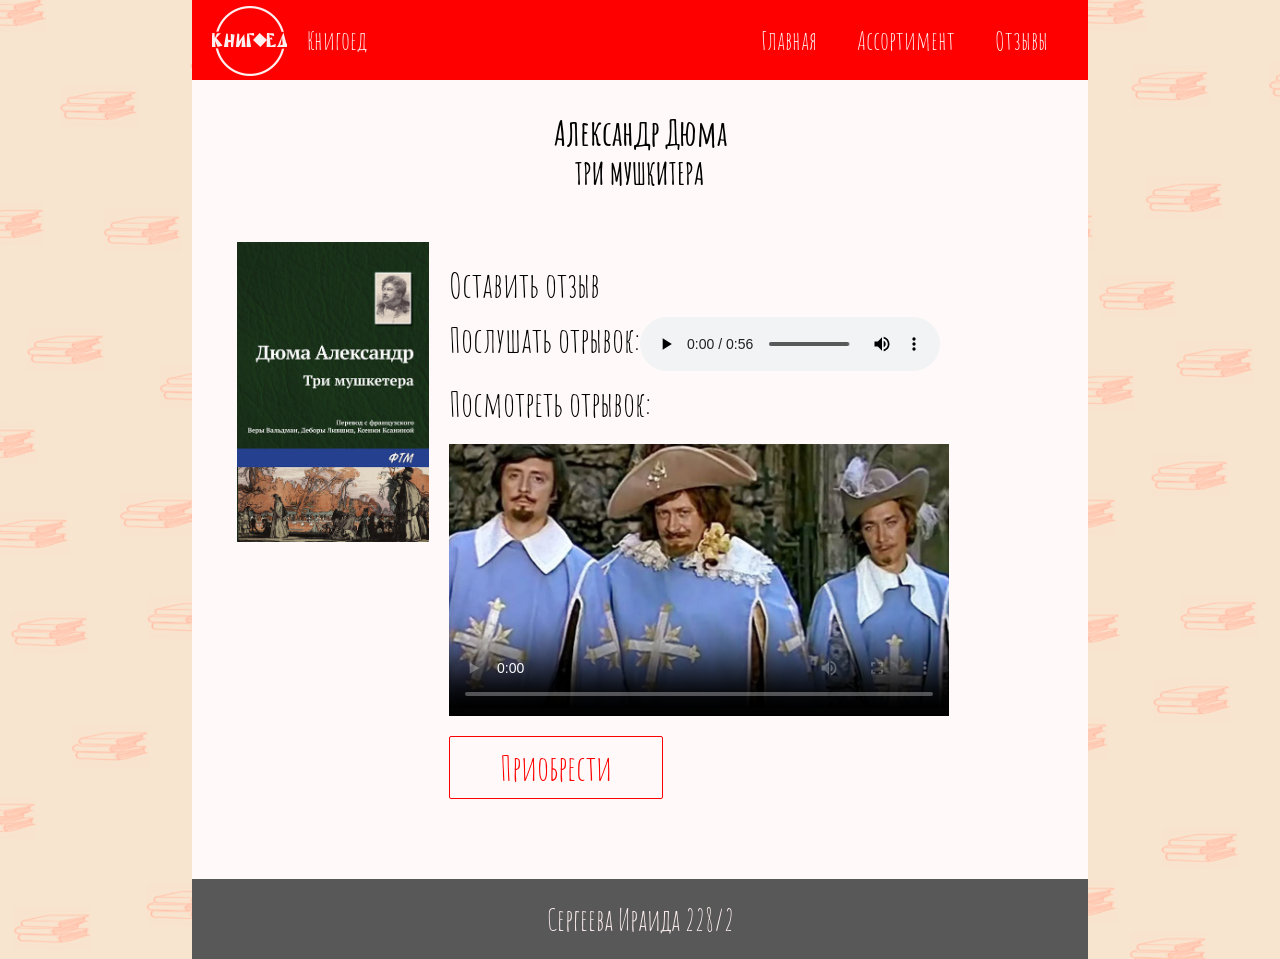
<file: src/Buy.html>
<!DOCTYPE html>
<html lang="RU">
  <head>
    <meta charset="utf-8" />
    <title>ТРИ МУШКИТЕРА</title>
    <link
      href="https://fonts.googleapis.com/css2?family=Amatic+SC:wght@700&display=swap"
      rel="stylesheet"
    />
    <link rel="stylesheet" href="./style/Style_buy.css" type="text/css" />
  </head>
  <body>
    <header>
      <div class="menu">
        <img src="./pictures/logo.png" alt="" width="75" height="75" />
        <div id="book"><a href="Bookstore.html">Книгоед</a></div>
        <div><a href="Bookstore.html">Главная</a></div>
        <div><a href="Assortment.html">Ассортимент</a></div>
        <div><a href="Reviews.html">Отзывы</a></div>
      </div>
    </header>
    <main>
      <article>
        <h2>Александр Дюма</h2>
        <h3>ТРИ МУШКИТЕРА</h3>
        <div class="books">
          <div class="book">
            <img src="./pictures/DUMA.jpg" alt="" width="200" height="300" />
            <div class="about">
              <div><a href="Reviews.html">Оставить отзыв</a></div>
              <div>
                <a>Послушать отрывок:</a>
                <audio controls>
                  <source src="content/sampleb.mp3" type="audio/mpeg" />
                  <a href="content/sampleb.mp3">Скачайте музыку</a>.
                </audio>
              </div>
              <div><a href="Reviews.html">Посмотреть отрывок:</a></div>
              <video
                width="500"
                height="280"
                controls="controls"
                poster="content/mush-pre2121424.jpg"
              >
                <source
                  src="content/TTM13_trailer.mp4"
                  type='video/mp4; codecs="avc1.42E01E,mp4a.40.2"'
                />
                <a href="content/TTM13_trailer.mp4">Скачайте видео</a>.
              </video>
              <button type="button">Приобрести</button>
            </div>
          </div>
        </div>
      </article>
    </main>
    <footer>
      <p>Сергеева Ираида 228/2</p>
    </footer>
  </body>
</html>
</file>
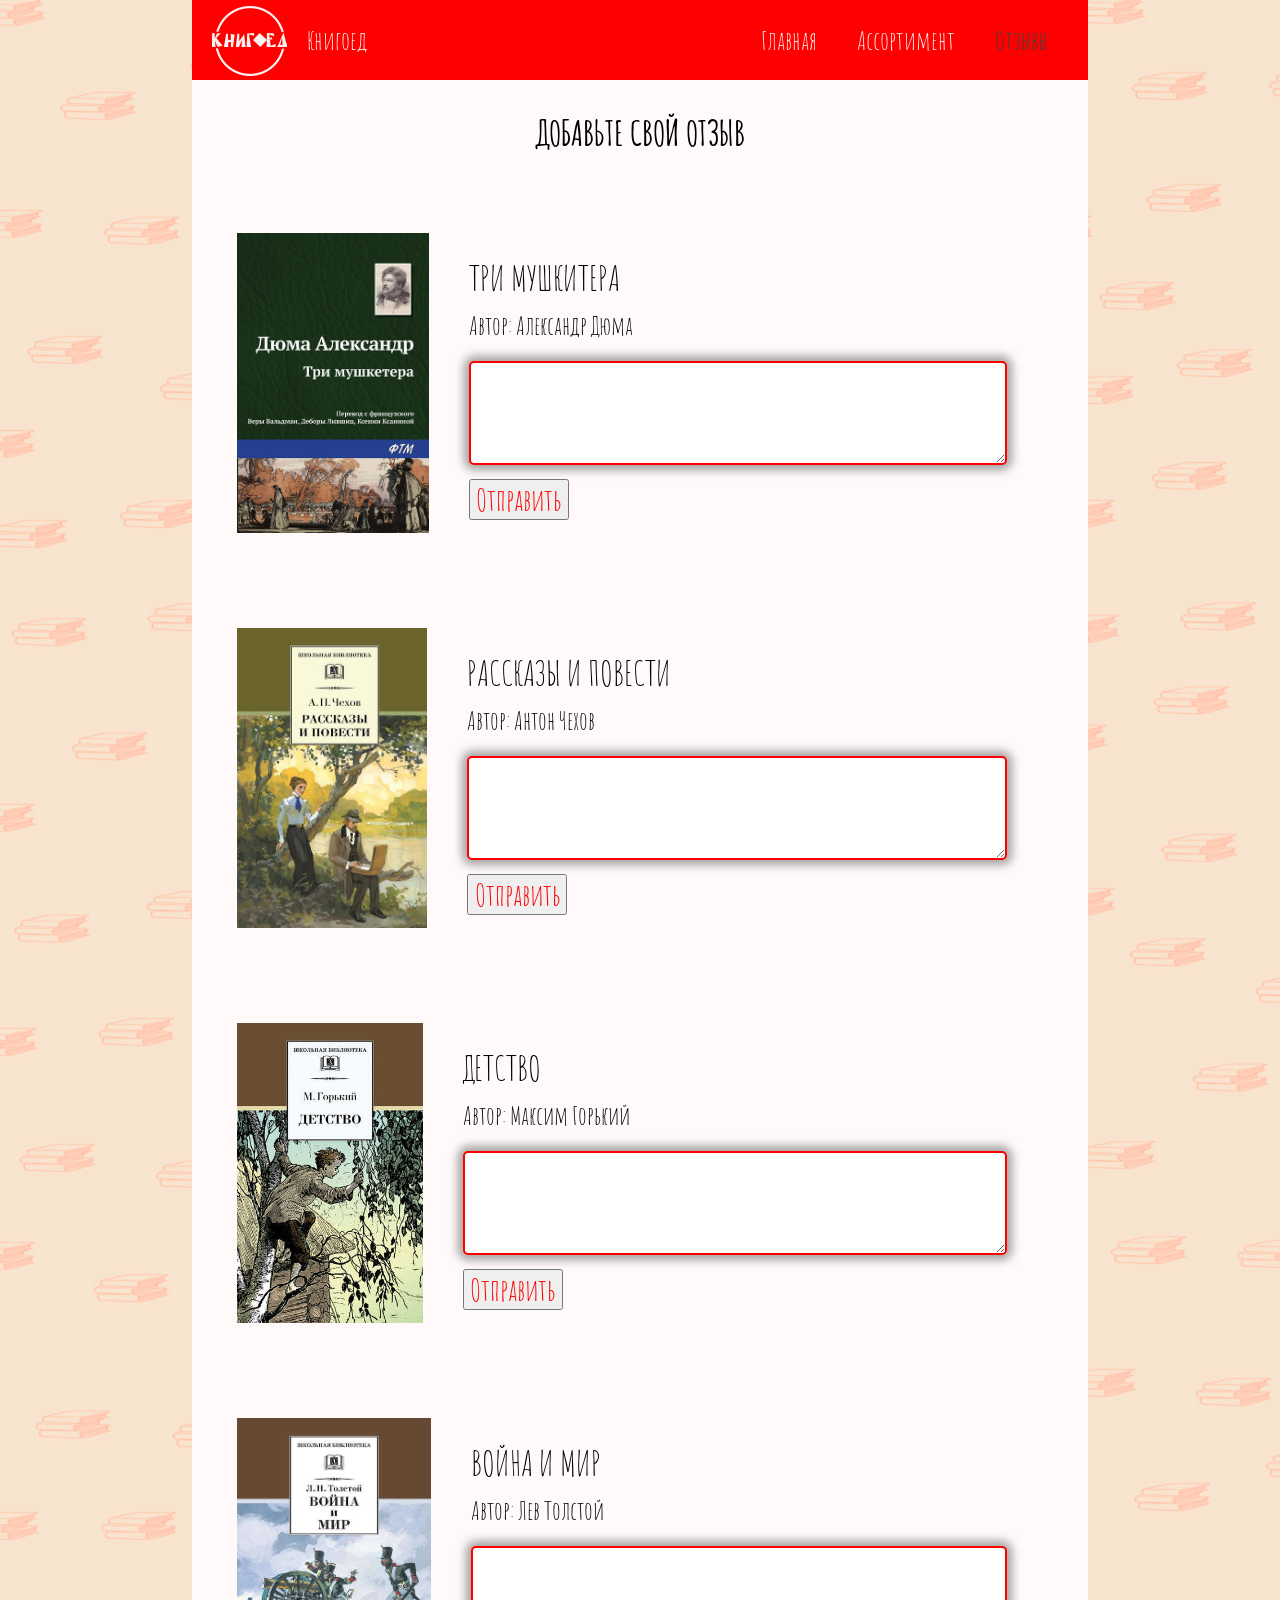
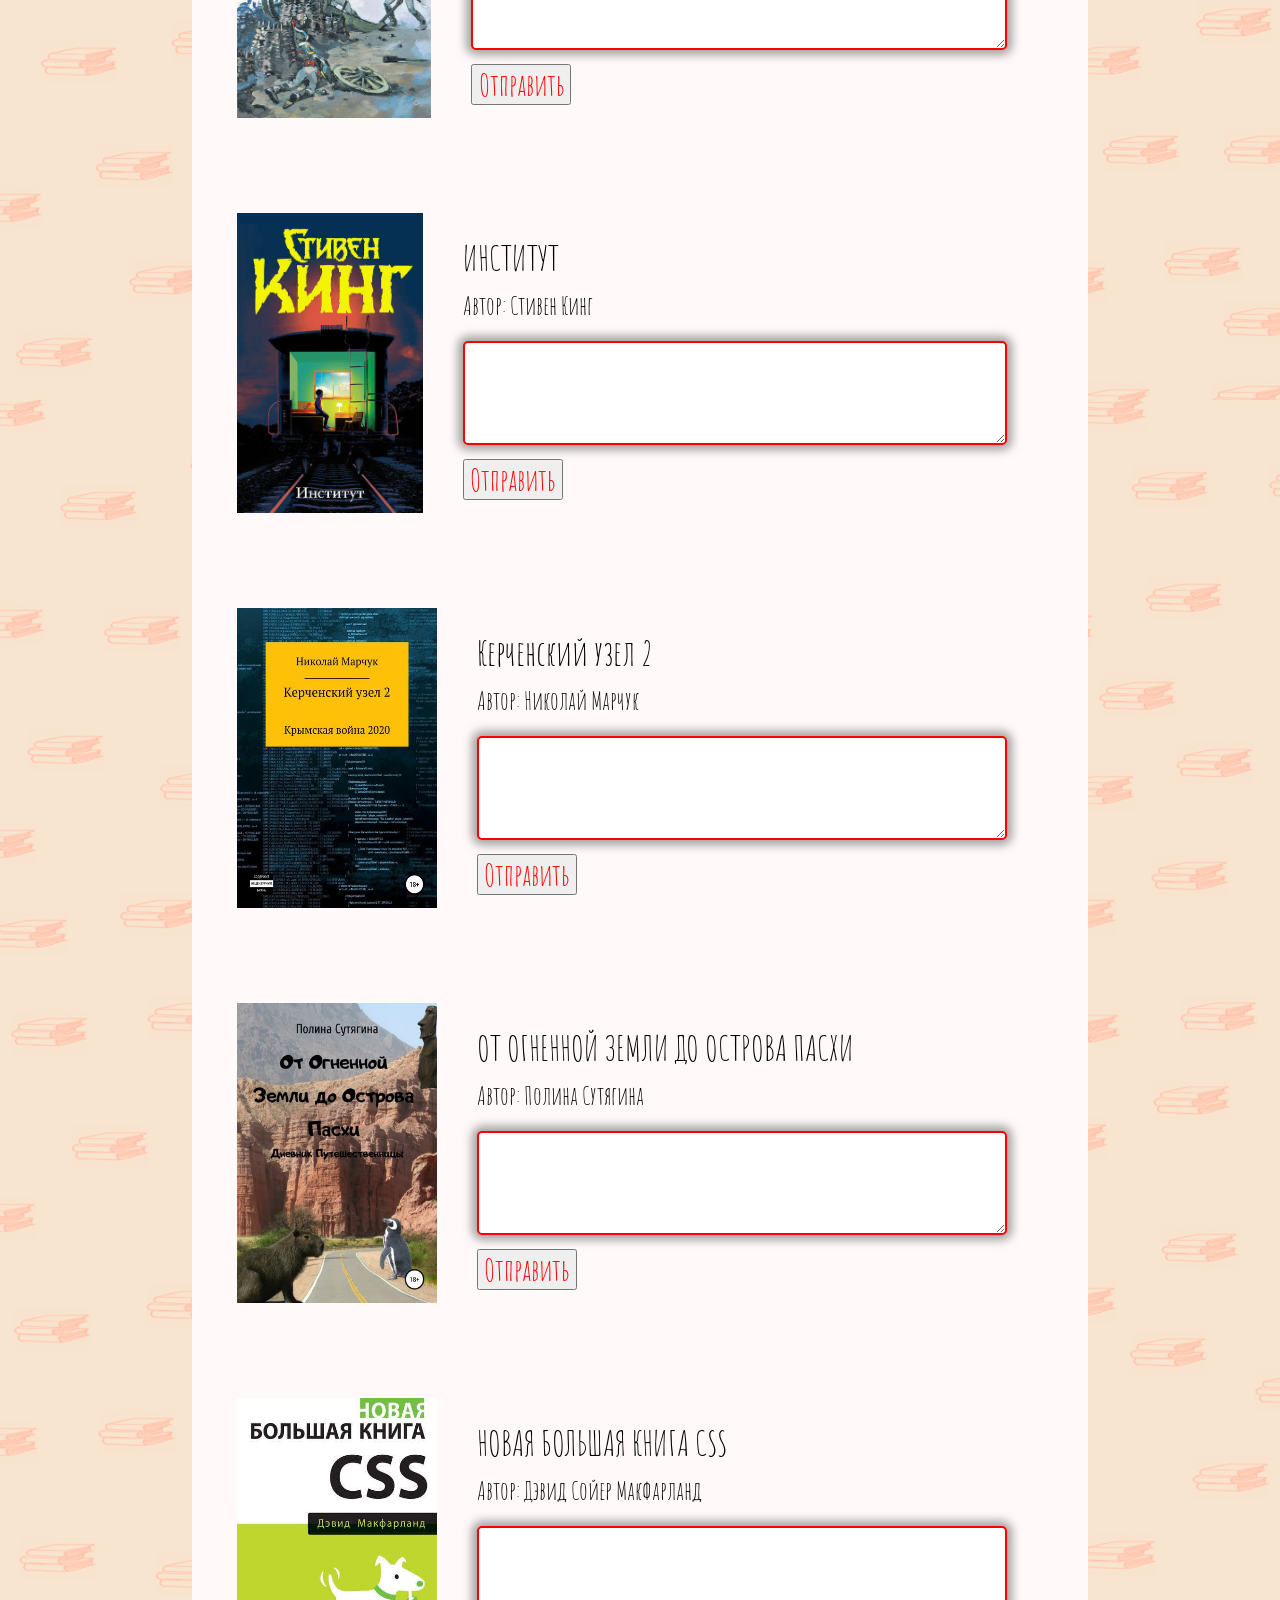
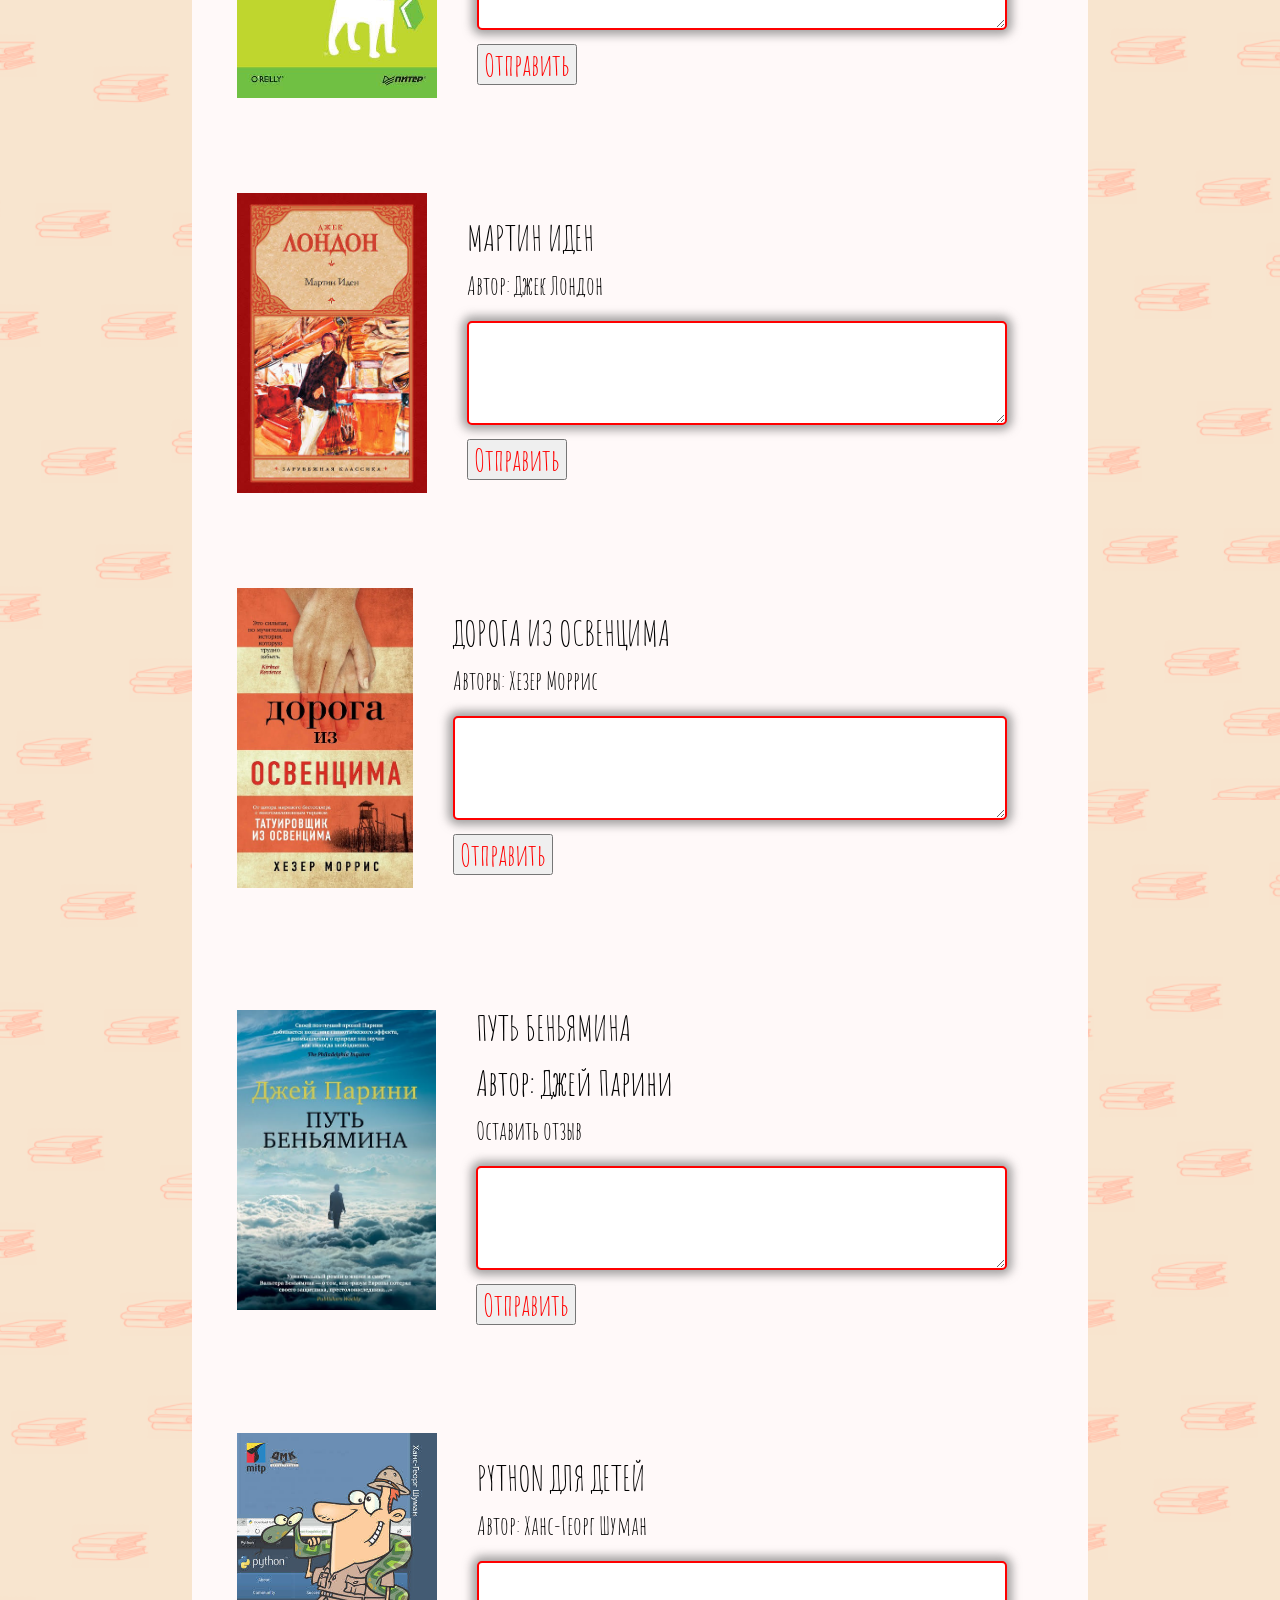
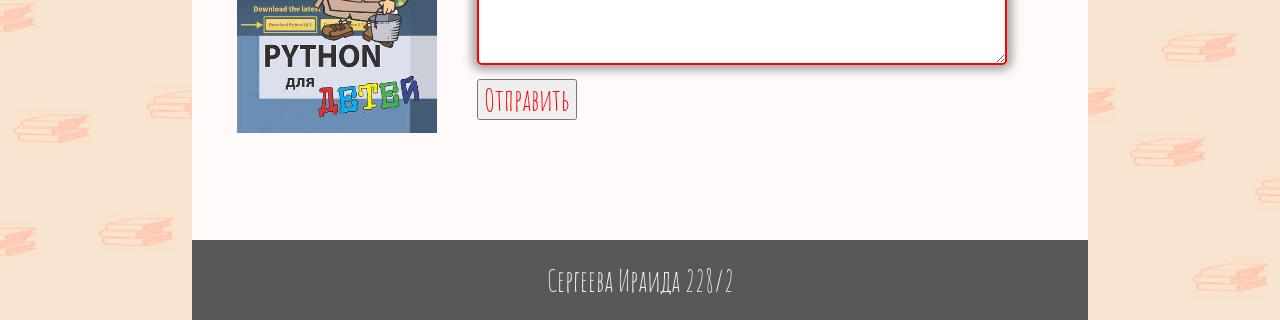
<file: src/Reviews.html>
<!DOCTYPE html>
<html lang="RU">
  <head>
    <meta charset="utf-8" />
    <title>Отзывы</title>
    <link
      href="https://fonts.googleapis.com/css2?family=Amatic+SC:wght@700&display=swap"
      rel="stylesheet"
    />
    <link rel="stylesheet" href="./style/Style_reviews.css" type="text/css" />
  </head>
  <body>
    <header>
      <div class="menu">
        <img src="./pictures/logo.png" alt="" width="75" height="75" />
        <div id="book"><a href="Bookstore.html">Книгоед</a></div>
        <div><a href="Bookstore.html">Главная</a></div>
        <div><a href="Assortment.html">Ассортимент</a></div>
        <div><a href="Reviews.html">Отзывы</a></div>
      </div>
    </header>
    <main>
      <article>
        <h2>ДОБАВЬТЕ СВОЙ ОТЗЫВ</h2>
        <div class="books">
          <div class="book">
            <img src="./pictures/DUMA.jpg" alt="" width="200" height="300" />
            <form class="subform" method="post">
              <div><a>ТРИ МУШКИТЕРА</a></div>
              <div><a>Автор: Александр Дюма</a></div>
              <p>
                <textarea name="feedback1" rows="40" id="feedback1"></textarea>
              </p>
              <p>
                <input type="submit" value="Отправить" />
              </p>
            </form>
          </div>
          <div class="book">
            <img src="./pictures/CHEHOV.jpg" alt="" width="200" height="300" />
            <form class="subform" method="post">
              <div><a>РАССКАЗЫ И ПОВЕСТИ</a></div>
              <div><a>Автор: Антон Чехов</a></div>
              <p>
                <textarea name="feedback2" rows="40" id="feedback2"></textarea>
              </p>
              <p>
                <input type="submit" value="Отправить" />
              </p>
            </form>
          </div>
          <div class="book">
            <img src="./pictures/GORKIY.jpg" alt="" width="200" height="300" />
            <form class="subform" method="post">
              <div><a>ДЕТСТВО</a></div>
              <div><a>Автор: Максим Горький</a></div>
              <p>
                <textarea name="feedback3" rows="40" id="feedback3"></textarea>
              </p>
              <p>
                <input type="submit" value="Отправить" />
              </p>
            </form>
          </div>
          <div class="book">
            <img src="./pictures/TOLSTOY.jpg" alt="" width="200" height="300" />
            <form class="subform" method="post">
              <div><a>ВОЙНА И МИР</a></div>
              <div><a>Автор: Лев Толстой</a></div>
              <p>
                <textarea name="feedback4" rows="40" id="feedback4"></textarea>
              </p>
              <p>
                <input type="submit" value="Отправить" />
              </p>
            </form>
          </div>
          <div class="book">
            <img src="./pictures/KING.jpg" alt="" width="200" height="300" />
            <form class="subform" method="post">
              <div><a>ИНСТИТУТ</a></div>
              <div><a>Автор: Стивен Кинг</a></div>
              <p>
                <textarea name="feedback5" rows="40" id="feedback5"></textarea>
              </p>
              <p>
                <input type="submit" value="Отправить" />
              </p>
            </form>
          </div>
          <div class="book">
            <img src="./pictures/MARCHUK.jpg" alt="" width="200" height="300" />
            <form class="subform" method="post">
              <div><a>Керченский узел 2</a></div>
              <div><a>Автор: Николай Марчук</a></div>
              <p>
                <textarea name="feedback6" rows="40" id="feedback6"></textarea>
              </p>
              <p>
                <input type="submit" value="Отправить" />
              </p>
            </form>
          </div>
          <div class="book">
            <img
              src="./pictures/SUTYAGINA.jpg"
              alt=""
              width="200"
              height="300"
            />
            <form class="subform" method="post">
              <div><a>ОТ ОГНЕННОЙ ЗЕМЛИ ДО ОСТРОВА ПАСХИ</a></div>
              <div><a>Автор: Полина Сутягина</a></div>
              <p>
                <textarea name="feedback7" rows="40" id="feedback7"></textarea>
              </p>
              <p>
                <input type="submit" value="Отправить" />
              </p>
            </form>
          </div>
          <div class="book">
            <img
              src="./pictures/MAKFARLAND.jpg"
              alt=""
              width="200"
              height="300"
            />
            <form class="subform" method="post">
              <div><a>НОВАЯ БОЛЬШАЯ КНИГА CSS</a></div>
              <div><a>Автор: Дэвид Сойер Макфарланд</a></div>
              <p>
                <textarea name="feedback8" rows="40" id="feedback8"></textarea>
              </p>
              <p>
                <input type="submit" value="Отправить" />
              </p>
            </form>
          </div>
          <div class="book">
            <img src="./pictures/LONDON.jpg" alt="" width="200" height="300" />
            <form class="subform" method="post">
              <div><a>МАРТИН ИДЕН</a></div>
              <div><a>Автор: Джек Лондон</a></div>
              <p>
                <textarea name="feedback9" rows="40" id="feedback9"></textarea>
              </p>
              <p>
                <input type="submit" value="Отправить" />
              </p>
            </form>
          </div>
          <div class="book">
            <img src="./pictures/MORRIS.jpg" alt="" width="200" height="300" />
            <form class="subform" method="post">
              <div><a>ДОРОГА ИЗ ОСВЕНЦИМА</a></div>
              <div><a>Авторы: Хезер Моррис</a></div>
              <p>
                <textarea
                  name="feedback10"
                  rows="40"
                  id="feedback10"
                ></textarea>
              </p>
              <p>
                <input type="submit" value="Отправить" />
              </p>
            </form>
          </div>
          <div class="book">
            <img src="./pictures/PARINI.jpg" alt="" width="200" height="300" />
            <form class="subform" method="post">
              <div><a>ПУТЬ БЕНЬЯМИНА</a></div>
              <div><a>Автор: Джей Парини</a></div>
              <div><a>Оставить отзыв</a></div>
              <p>
                <textarea
                  name="feedback11"
                  rows="40"
                  id="feedback11"
                ></textarea>
              </p>
              <p>
                <input type="submit" value="Отправить" />
              </p>
            </form>
          </div>
          <div class="book">
            <img src="./pictures/SHUMAN.jpg" alt="" width="200" height="300" />
            <form class="subform" method="post">
              <div><a>PYTHON ДЛЯ ДЕТЕЙ</a></div>
              <div><a>Автор: Ханс-Георг Шуман</a></div>
              <p>
                <textarea
                  name="feedback12"
                  rows="40"
                  id="feedback12"
                ></textarea>
              </p>
              <p>
                <input type="submit" value="Отправить" />
              </p>
            </form>
          </div>
        </div>
      </article>
    </main>
    <footer>
      <p>Сергеева Ираида 228/2</p>
    </footer>
  </body>
</html>
</file>
<file: src/style/Style_bookstore.css>
* {
  cursor: default;
  margin: 0;
  padding: 0;
  color: rgb(255, 240, 240);
}
body {
  content: "";
  background: url("../../src/pictures/background.png");
  font-family: "Amatic SC", cursive;
}
header {
  display: flex;
  flex-direction: column;
  justify-content: center;
  margin: 0 auto;
  width: 70%;
}
.menu {
  display: flex;
  align-items: center;
  align-content: space-between;
  background: red;
  height: 80px;
  padding: 0px 20px;
}
.menu > div {
  padding: 0px 20px;
}
.menu div a {
  text-decoration: none;
  font-size: 26px;
  color: rgb(255, 240, 240);
}
#book {
  margin-right: auto;
}
.menu div:nth-of-type(4) a {
  color: rgb(63, 63, 63);
}

.menu > div > a:hover {
  cursor: pointer;
  transform: scale(1.25);
}
.greeting {
  display: flex;
  flex-direction: column;
  text-align: center;
  justify-content: center;
  content: "";
  background: url('../../src/pictures/transparent.png');
  padding: 50px 10px 30px;
  font-size: 40px;
}
#author {
  font-size: 30px;
  text-align: end;
  padding: 20px 20px 0 0;
}
main {
  display: flex;
  flex-direction: column;
  justify-content: center;
  margin: 0 auto;
  width: 70%;
  background: rgb(255, 249, 249);
}
main article {
  display: flex;
  padding-top: 30px;
  justify-content: center;
  align-items: center;
  flex-direction: column;
}
main article:last-of-type {
  padding-bottom: 30px;
}
main article h2,
main article a {
  text-decoration: none;
  font-size: 35px;
  color: black;
}
main > article > a:hover {
  cursor: pointer;
  transform: scale(1.2);
}

main .books {
  display: flex;
  padding: 30px 0;
  justify-content: center;
  align-items: center;
}

main .books .book {
  display: flex;
  flex-direction: column;
  align-items: center;
  text-align: center;
  padding: 0 20px;
  width: 23%;
}
main .books .book div {
  padding-top: 5px;
}
main .books .book a {
  font-size: 18px;
}
main .books .bottom {
  display: flex;
  align-items: center;
  justify-content: center;
  width: 40px;
  height: 35px;
  border-radius: 50%;
  background: red;
}
main .books .bottom a {
  color: rgb(255, 240, 240);
  font-size: 30px;
}

main .books .bottom:hover {
  cursor: pointer;
  transform: scale(1.25);
}
main .books .bottom:hover a {
  color: black;
}

footer {
  display: flex;
  flex-direction: column;
  justify-content: center;
  align-items: center;
  margin: 0 auto;
  width: 70%;
  height: 80px;
  background: rgb(88, 88, 88);
}
footer p {
  font-size: 30px;
}
</file>
<file: Style_assortment.css>
* {
  cursor: default;
  margin: 0;
  padding: 0;
  color: rgb(255, 240, 240);
}
body {
  content: "";
  background: url(pictures/background.png);
  font-family: "Amatic SC", cursive;
}
header {
  display: flex;
  flex-direction: column;
  justify-content: center;
  margin: 0 auto;
  width: 70%;
}
.menu {
  display: flex;
  align-items: center;
  align-content: space-between;
  background: red;
  height: 80px;
  padding: 0px 20px;
}
.menu > div {
  padding: 0px 20px;
}
.menu div a {
  text-decoration: none;
  font-size: 26px;
  color: rgb(255, 240, 240);
}
#book {
  margin-right: auto;
}
.menu div:nth-of-type(3) a {
  color: rgb(63, 63, 63);
}
.menu > div > a:hover {
  cursor: pointer;
  transform: scale(1.25);
}

main {
  display: flex;
  flex-direction: column;
  justify-content: center;
  margin: 0 auto;
  width: 70%;
  background: rgb(255, 249, 249);
}
main article {
  display: flex;
  justify-content: center;
  flex-wrap: wrap;
  padding-top: 30px;
}
main .books {
  display: flex;
  align-content: space-between;
  flex-wrap: wrap;
  padding: 30px 0;
  justify-content: center;
  align-items: center;
}
main article:last-of-type {
  padding-bottom: 30px;
}
main article h2,
main article a {
  text-decoration: none;
  font-size: 35px;
  color: black;
}
main .books .book {
  display: flex;
  flex-direction: column;
  align-items: center;
  text-align: center;
  padding: 0 20px;
  width: 225px;
}
main .books .book a {
  font-size: 18px;
}
main .books .book div:first-of-type {
  padding: 10px 0;
}
main .books .book div {
  padding-bottom: 10px;
}
main .books .book div:last-of-type a {
  font-size: 25px;
}
main .book > div:last-of-type a:hover {
  cursor: pointer;
}
main button {
  cursor: pointer;
  color: red;
  cursor: pointer;
  font-family: "Amatic SC", cursive;
  border: 1px solid red;
  background: rgb(255, 249, 249);
  font-size: 15px;
  padding: 8px 50px;
  border-radius: 2px;
  margin-bottom: 20px;
}

main button:hover {
  transform: scale(1.25);
  cursor: pointer;
}

main button footer {
  display: flex;
  flex-direction: column;
  justify-content: center;
  align-items: center;
  margin: 0 auto;
  width: 70%;
  height: 80px;
  background: rgb(88, 88, 88);
}

footer {
  display: flex;
  flex-direction: column;
  justify-content: center;
  align-items: center;
  margin: 0 auto;
  width: 70%;
  height: 80px;
  background: rgb(88, 88, 88);
}
footer p {
  font-size: 30px;
}
</file>
<file: Style_bookstore.css>
* {
  cursor: default;
  margin: 0;
  padding: 0;
  color: rgb(255, 240, 240);
}
body {
  content: "";
  background: url(pictures/background.png);
  font-family: "Amatic SC", cursive;
}
header {
  display: flex;
  flex-direction: column;
  justify-content: center;
  margin: 0 auto;
  width: 70%;
}
.menu {
  display: flex;
  align-items: center;
  align-content: space-between;
  background: red;
  height: 80px;
  padding: 0px 20px;
}
.menu > div {
  padding: 0px 20px;
}
.menu div a {
  text-decoration: none;
  font-size: 26px;
  color: rgb(255, 240, 240);
}
#book {
  margin-right: auto;
}
.menu div:nth-of-type(4) a {
  color: rgb(63, 63, 63);
}

.menu > div > a:hover {
  cursor: pointer;
  transform: scale(1.25);
}
.greeting {
  display: flex;
  flex-direction: column;
  text-align: center;
  justify-content: center;
  content: "";
  background: url(pictures/transparent.png);
  padding: 50px 10px 30px;
  font-size: 40px;
}
#author {
  font-size: 30px;
  text-align: end;
  padding: 20px 20px 0 0;
}
main {
  display: flex;
  flex-direction: column;
  justify-content: center;
  margin: 0 auto;
  width: 70%;
  background: rgb(255, 249, 249);
}
main article {
  display: flex;
  padding-top: 30px;
  justify-content: center;
  align-items: center;
  flex-direction: column;
}
main article:last-of-type {
  padding-bottom: 30px;
}
main article h2,
main article a {
  text-decoration: none;
  font-size: 35px;
  color: black;
}
main > article > a:hover {
  cursor: pointer;
  transform: scale(1.2);
}

main .books {
  display: flex;
  padding: 30px 0;
  justify-content: center;
  align-items: center;
}

main .books .book {
  display: flex;
  flex-direction: column;
  align-items: center;
  text-align: center;
  padding: 0 20px;
  width: 23%;
}
main .books .book div {
  padding-top: 5px;
}
main .books .book a {
  font-size: 18px;
}
main .books .bottom {
  display: flex;
  align-items: center;
  justify-content: center;
  width: 40px;
  height: 35px;
  border-radius: 50%;
  background: red;
}
main .books .bottom a {
  color: rgb(255, 240, 240);
  font-size: 30px;
}

main .books .bottom:hover {
  cursor: pointer;
  transform: scale(1.25);
}
main .books .bottom:hover a {
  color: black;
}

footer {
  display: flex;
  flex-direction: column;
  justify-content: center;
  align-items: center;
  margin: 0 auto;
  width: 70%;
  height: 80px;
  background: rgb(88, 88, 88);
}
footer p {
  font-size: 30px;
}
</file>
<file: Style_buy.css>
* {
  cursor: default;
  margin: 0;
  padding: 0;
  color: rgb(255, 240, 240);
}
body {
  content: "";
  background: url(pictures/background.png);
  font-family: "Amatic SC", cursive;
}
header {
  display: flex;
  flex-direction: column;
  justify-content: center;
  margin: 0 auto;
  width: 70%;
}
.menu {
  display: flex;
  align-items: center;
  align-content: space-between;
  background: red;
  height: 80px;
  padding: 0px 20px;
}
.menu > div {
  padding: 0px 20px;
}
.menu div a {
  text-decoration: none;
  font-size: 26px;
  color: rgb(255, 240, 240);
}
#book {
  margin-right: auto;
}
.menu > div > a:hover {
  cursor: pointer;
  transform: scale(1.25);
}

main {
  display: flex;
  flex-direction: column;
  justify-content: center;
  margin: 0 auto;
  width: 70%;
  background: rgb(255, 249, 249);
}
main > article {
  display: flex;
  flex-direction: column;
  justify-content: center;
  text-align: center;
  padding-top: 30px;
}
main .books {
  display: flex;
  flex-direction: column;
  align-content: space-between;
  justify-content: center;
  align-items: center;
  padding: 30px 0;
}
main article h2,
main article a {
  text-decoration: none;
  color: black;
  font-size: 35px;
}
main article h3 {
  text-decoration: none;
  color: black;
  font-size: 30px;
}
.book img {
  margin-bottom: auto;
}
main .books .book {
  display: flex;
  align-items: center;
  width: 90%;
  padding: 20px;
}
main button {
  color: red;
  cursor: pointer;
  font-family: "Amatic SC", cursive;
  border: 1px solid red;
  margin-right: auto;
  font-size: 35px;
  margin-top: 20px;
  margin-bottom: 20px;
  padding: 8px 50px;
  border-radius: 2px;
  background: rgb(255, 249, 249);
}
main .about button:hover {
  transform: scale(1.25);
  cursor: pointer;
}
main .books .book div {
  padding-bottom: 10px;
}
.about div {
  display: flex;
}
.about {
  display: flex;
  flex-direction: column;
  text-align: start;
  width: 100%;
  padding: 20px;
}

footer {
  display: flex;
  flex-direction: column;
  justify-content: center;
  align-items: center;
  margin: 0 auto;
  width: 70%;
  height: 80px;
  background: rgb(88, 88, 88);
}
footer p {
  font-size: 30px;
}
</file>
<file: Style_reviews.css>
* {
  cursor: default;
  margin: 0;
  padding: 0;
  color: rgb(255, 240, 240);
}
body {
  content: "";
  background: url(pictures/background.png);
  font-family: "Amatic SC", cursive;
}
header {
  display: flex;
  flex-direction: column;
  justify-content: center;
  margin: 0 auto;
  width: 70%;
}
.menu {
  display: flex;
  align-items: center;
  align-content: space-between;
  background: red;
  height: 80px;
  padding: 0px 20px;
}
.menu > div {
  padding: 0px 20px;
}
.menu div a {
  text-decoration: none;
  font-size: 26px;
  color: rgb(255, 240, 240);
}
#book {
  margin-right: auto;
}
.menu div:nth-of-type(4) a {
  color: rgb(63, 63, 63);
}
.menu > div > a:hover {
  cursor: pointer;
  transform: scale(1.25);
}

main {
  display: flex;
  flex-direction: column;
  justify-content: center;
  margin: 0 auto;
  width: 70%;
  background: rgb(255, 249, 249);
}
main > article {
  display: flex;
  flex-direction: column;
  justify-content: center;
  text-align: center;
  padding-top: 30px;
}
main .books {
  display: flex;
  flex-direction: column;
  align-content: space-between;
  justify-content: center;
  align-items: center;
  padding: 30px 0;
}
main article:last-of-type {
  padding-bottom: 30px;
}
main article h2,
main article a {
  text-decoration: none;
  color: black;
  font-size: 35px;
}
main .books .book {
  display: flex;
  align-items: center;
  width: 90%;
  padding: 20px;
}

main .books .book div:first-of-type {
  padding: 10px 0;
}
main .books .book div {
  padding-bottom: 10px;
}
main .books .book div:last-of-type a {
  font-size: 25px;
}
form {
  text-align: start;
  width: 100%;
  padding: 40px;
}
form p {
  padding-top: 10px;
}
form p textarea {
  font-family: "Amatic SC", cursive;
  color: red;
  border: 2px solid red;
  font-size: 25px;
  width: 100%;
  height: 100px;
  border-radius: 5px;
  box-shadow: 0 0 10px 5px rgba(104, 104, 104, 0.61);
}
form p input {
  font-family: "Amatic SC", cursive;
  color: red;
  text-align: center;
  font-size: 30px;
  width: 100px;
}

footer {
  display: flex;
  flex-direction: column;
  justify-content: center;
  align-items: center;
  margin: 0 auto;
  width: 70%;
  height: 80px;
  background: rgb(88, 88, 88);
}
footer p {
  font-size: 30px;
}
</file>
<file: src/style/Style_assortment.css>
* {
  cursor: default;
  margin: 0;
  padding: 0;
  color: rgb(255, 240, 240);
}
body {
  content: "";
  background: url('../../src/pictures/background.png');
  font-family: "Amatic SC", cursive;
}
header {
  display: flex;
  flex-direction: column;
  justify-content: center;
  margin: 0 auto;
  width: 70%;
}
.menu {
  display: flex;
  align-items: center;
  align-content: space-between;
  background: red;
  height: 80px;
  padding: 0px 20px;
}
.menu > div {
  padding: 0px 20px;
}
.menu div a {
  text-decoration: none;
  font-size: 26px;
  color: rgb(255, 240, 240);
}
#book {
  margin-right: auto;
}
.menu div:nth-of-type(3) a {
  color: rgb(63, 63, 63);
}
.menu > div > a:hover {
  cursor: pointer;
  transform: scale(1.25);
}

main {
  display: flex;
  flex-direction: column;
  justify-content: center;
  margin: 0 auto;
  width: 70%;
  background: rgb(255, 249, 249);
}
main article {
  display: flex;
  justify-content: center;
  flex-wrap: wrap;
  padding-top: 30px;
}
main .books {
  display: flex;
  align-content: space-between;
  flex-wrap: wrap;
  padding: 30px 0;
  justify-content: center;
  align-items: center;
}
main article:last-of-type {
  padding-bottom: 30px;
}
main article h2,
main article a {
  text-decoration: none;
  font-size: 35px;
  color: black;
}
main .books .book {
  display: flex;
  flex-direction: column;
  align-items: center;
  text-align: center;
  padding: 0 20px;
  width: 225px;
}
main .books .book a {
  font-size: 18px;
}
main .books .book div:first-of-type {
  padding: 10px 0;
}
main .books .book div {
  padding-bottom: 10px;
}
main .books .book div:last-of-type a {
  font-size: 25px;
}
main .book > div:last-of-type a:hover {
  cursor: pointer;
}
main button {
  cursor: pointer;
  color: red;
  cursor: pointer;
  font-family: "Amatic SC", cursive;
  border: 1px solid red;
  background: rgb(255, 249, 249);
  font-size: 15px;
  padding: 8px 50px;
  border-radius: 2px;
  margin-bottom: 20px;
}

main button:hover {
  transform: scale(1.25);
  cursor: pointer;
}

main button footer {
  display: flex;
  flex-direction: column;
  justify-content: center;
  align-items: center;
  margin: 0 auto;
  width: 70%;
  height: 80px;
  background: rgb(88, 88, 88);
}

footer {
  display: flex;
  flex-direction: column;
  justify-content: center;
  align-items: center;
  margin: 0 auto;
  width: 70%;
  height: 80px;
  background: rgb(88, 88, 88);
}
footer p {
  font-size: 30px;
}
</file>
<file: src/style/Style_buy.css>
* {
  cursor: default;
  margin: 0;
  padding: 0;
  color: rgb(255, 240, 240);
}
body {
  content: "";
  background: url('../../src/pictures/background.png');
  font-family: "Amatic SC", cursive;
}
header {
  display: flex;
  flex-direction: column;
  justify-content: center;
  margin: 0 auto;
  width: 70%;
}
.menu {
  display: flex;
  align-items: center;
  align-content: space-between;
  background: red;
  height: 80px;
  padding: 0px 20px;
}
.menu > div {
  padding: 0px 20px;
}
.menu div a {
  text-decoration: none;
  font-size: 26px;
  color: rgb(255, 240, 240);
}
#book {
  margin-right: auto;
}
.menu > div > a:hover {
  cursor: pointer;
  transform: scale(1.25);
}

main {
  display: flex;
  flex-direction: column;
  justify-content: center;
  margin: 0 auto;
  width: 70%;
  background: rgb(255, 249, 249);
}
main > article {
  display: flex;
  flex-direction: column;
  justify-content: center;
  text-align: center;
  padding-top: 30px;
}
main .books {
  display: flex;
  flex-direction: column;
  align-content: space-between;
  justify-content: center;
  align-items: center;
  padding: 30px 0;
}
main article h2,
main article a {
  text-decoration: none;
  color: black;
  font-size: 35px;
}
main article h3 {
  text-decoration: none;
  color: black;
  font-size: 30px;
}
.book img {
  margin-bottom: auto;
}
main .books .book {
  display: flex;
  align-items: center;
  width: 90%;
  padding: 20px;
}
main button {
  color: red;
  cursor: pointer;
  font-family: "Amatic SC", cursive;
  border: 1px solid red;
  margin-right: auto;
  font-size: 35px;
  margin-top: 20px;
  margin-bottom: 20px;
  padding: 8px 50px;
  border-radius: 2px;
  background: rgb(255, 249, 249);
}
main .about button:hover {
  transform: scale(1.25);
  cursor: pointer;
}
main .books .book div {
  padding-bottom: 10px;
}
.about div {
  display: flex;
}
.about {
  display: flex;
  flex-direction: column;
  text-align: start;
  width: 100%;
  padding: 20px;
}

footer {
  display: flex;
  flex-direction: column;
  justify-content: center;
  align-items: center;
  margin: 0 auto;
  width: 70%;
  height: 80px;
  background: rgb(88, 88, 88);
}
footer p {
  font-size: 30px;
}
</file>
<file: src/style/Style_reviews.css>
* {
  cursor: default;
  margin: 0;
  padding: 0;
  color: rgb(255, 240, 240);
}
body {
  content: "";
  background: url('../../src/pictures/background.png');
  font-family: "Amatic SC", cursive;
}
header {
  display: flex;
  flex-direction: column;
  justify-content: center;
  margin: 0 auto;
  width: 70%;
}
.menu {
  display: flex;
  align-items: center;
  align-content: space-between;
  background: red;
  height: 80px;
  padding: 0px 20px;
}
.menu > div {
  padding: 0px 20px;
}
.menu div a {
  text-decoration: none;
  font-size: 26px;
  color: rgb(255, 240, 240);
}
#book {
  margin-right: auto;
}
.menu div:nth-of-type(4) a {
  color: rgb(63, 63, 63);
}
.menu > div > a:hover {
  cursor: pointer;
  transform: scale(1.25);
}

main {
  display: flex;
  flex-direction: column;
  justify-content: center;
  margin: 0 auto;
  width: 70%;
  background: rgb(255, 249, 249);
}
main > article {
  display: flex;
  flex-direction: column;
  justify-content: center;
  text-align: center;
  padding-top: 30px;
}
main .books {
  display: flex;
  flex-direction: column;
  align-content: space-between;
  justify-content: center;
  align-items: center;
  padding: 30px 0;
}
main article:last-of-type {
  padding-bottom: 30px;
}
main article h2,
main article a {
  text-decoration: none;
  color: black;
  font-size: 35px;
}
main .books .book {
  display: flex;
  align-items: center;
  width: 90%;
  padding: 20px;
}

main .books .book div:first-of-type {
  padding: 10px 0;
}
main .books .book div {
  padding-bottom: 10px;
}
main .books .book div:last-of-type a {
  font-size: 25px;
}
form {
  text-align: start;
  width: 100%;
  padding: 40px;
}
form p {
  padding-top: 10px;
}
form p textarea {
  font-family: "Amatic SC", cursive;
  color: red;
  border: 2px solid red;
  font-size: 25px;
  width: 100%;
  height: 100px;
  border-radius: 5px;
  box-shadow: 0 0 10px 5px rgba(104, 104, 104, 0.61);
}
form p input {
  font-family: "Amatic SC", cursive;
  color: red;
  text-align: center;
  font-size: 30px;
  width: 100px;
}

footer {
  display: flex;
  flex-direction: column;
  justify-content: center;
  align-items: center;
  margin: 0 auto;
  width: 70%;
  height: 80px;
  background: rgb(88, 88, 88);
}
footer p {
  font-size: 30px;
}
</file>
